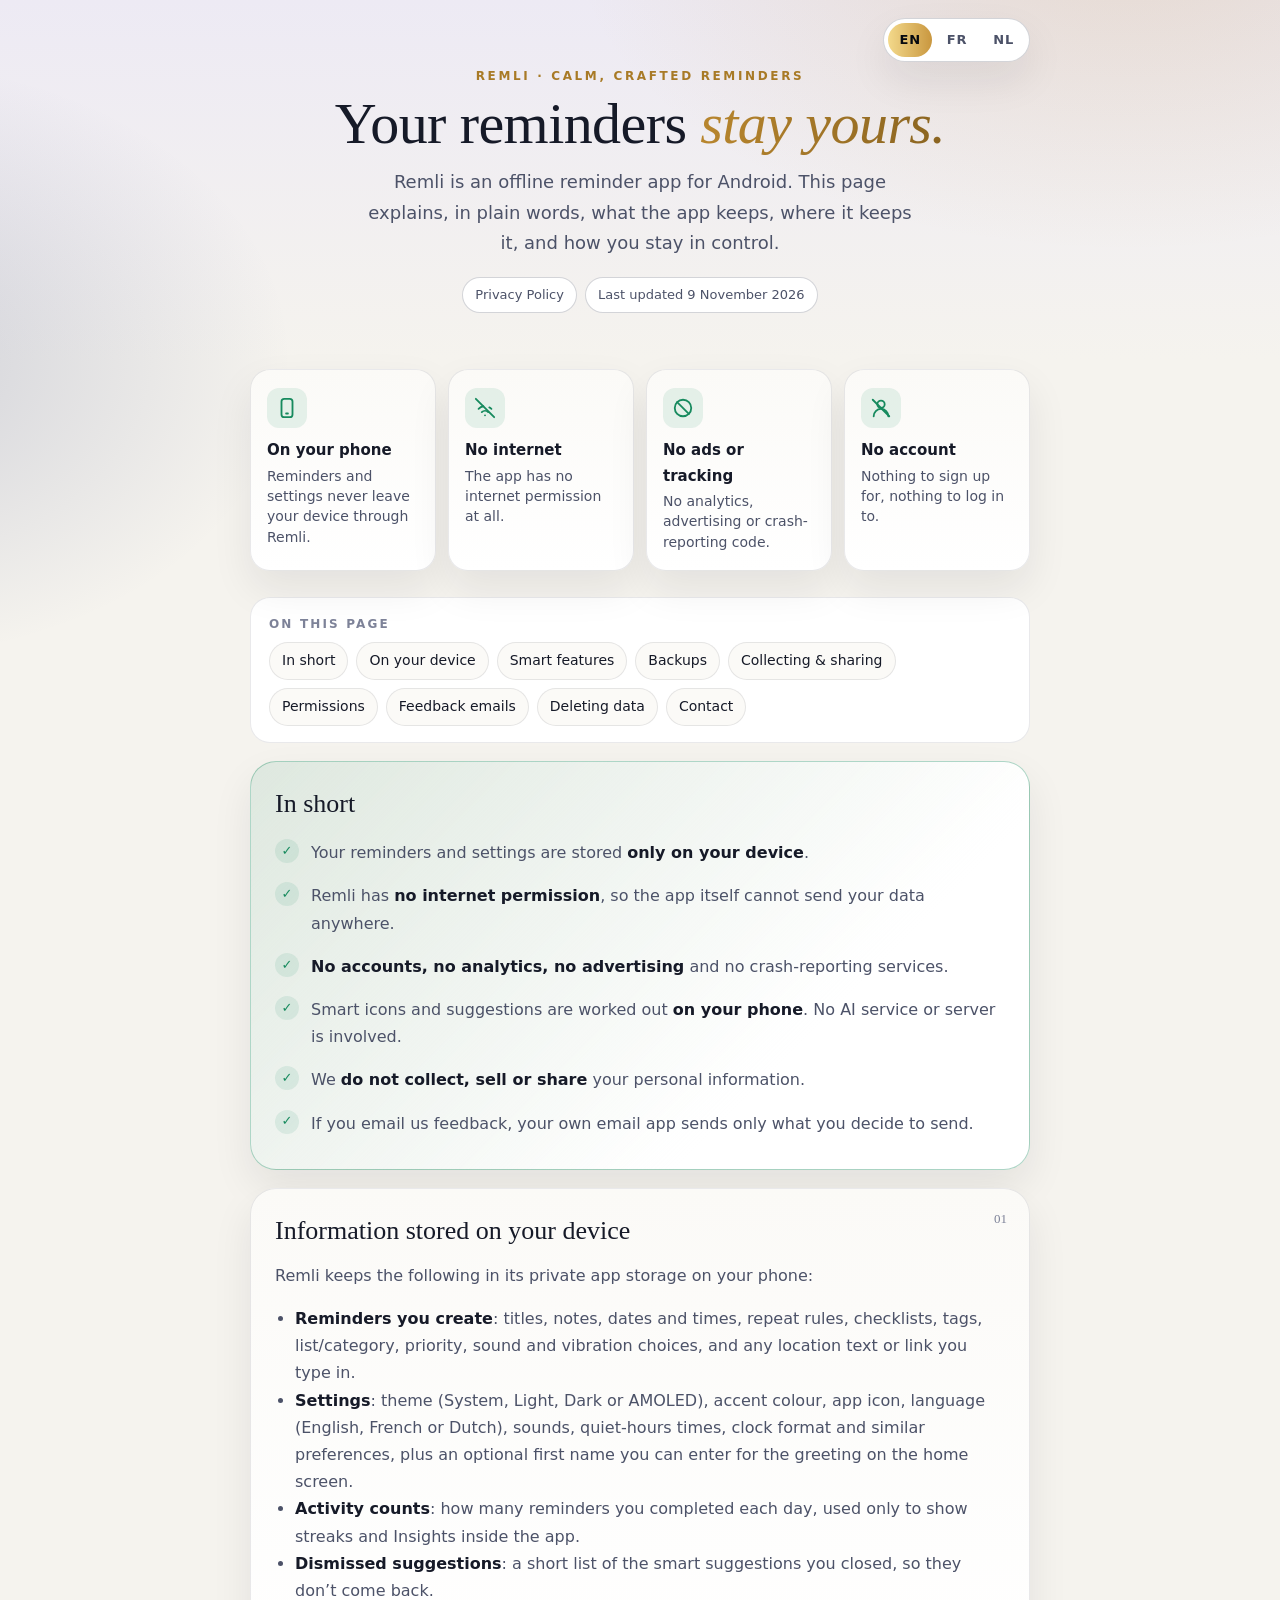
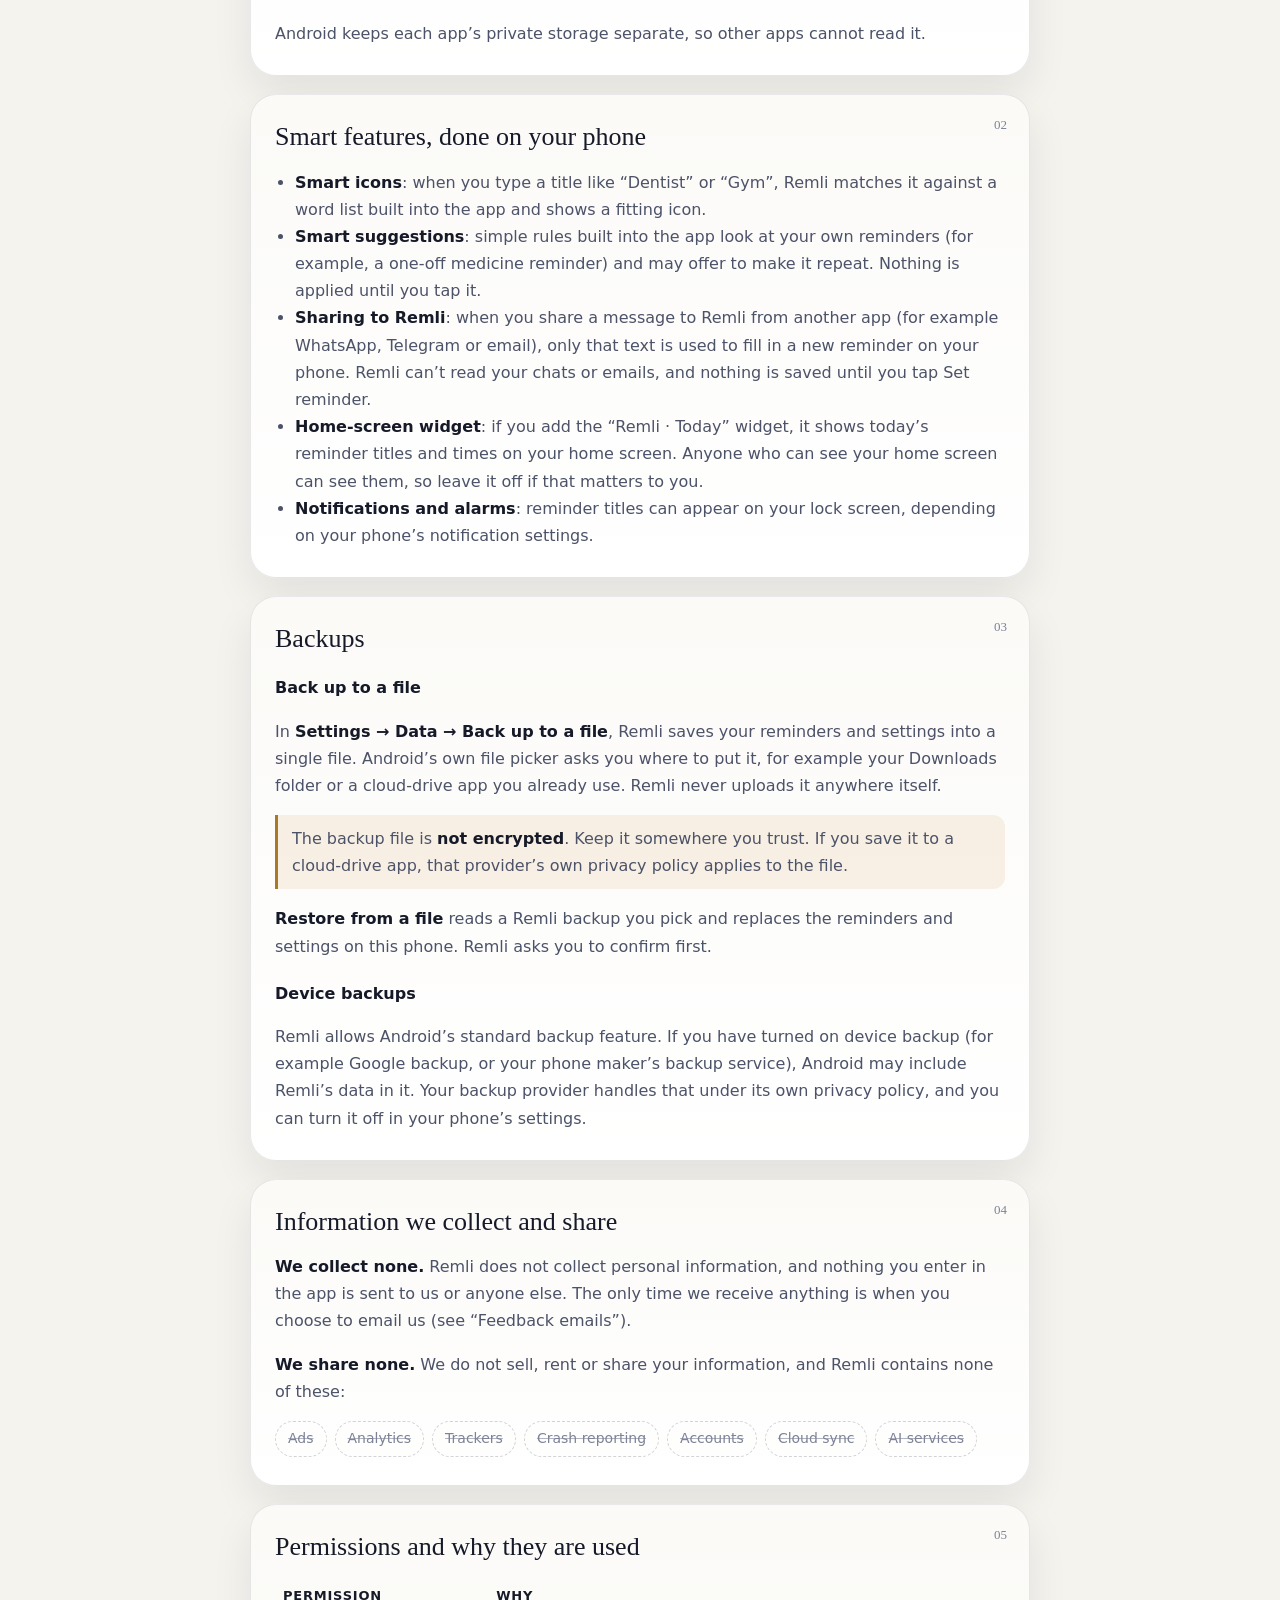
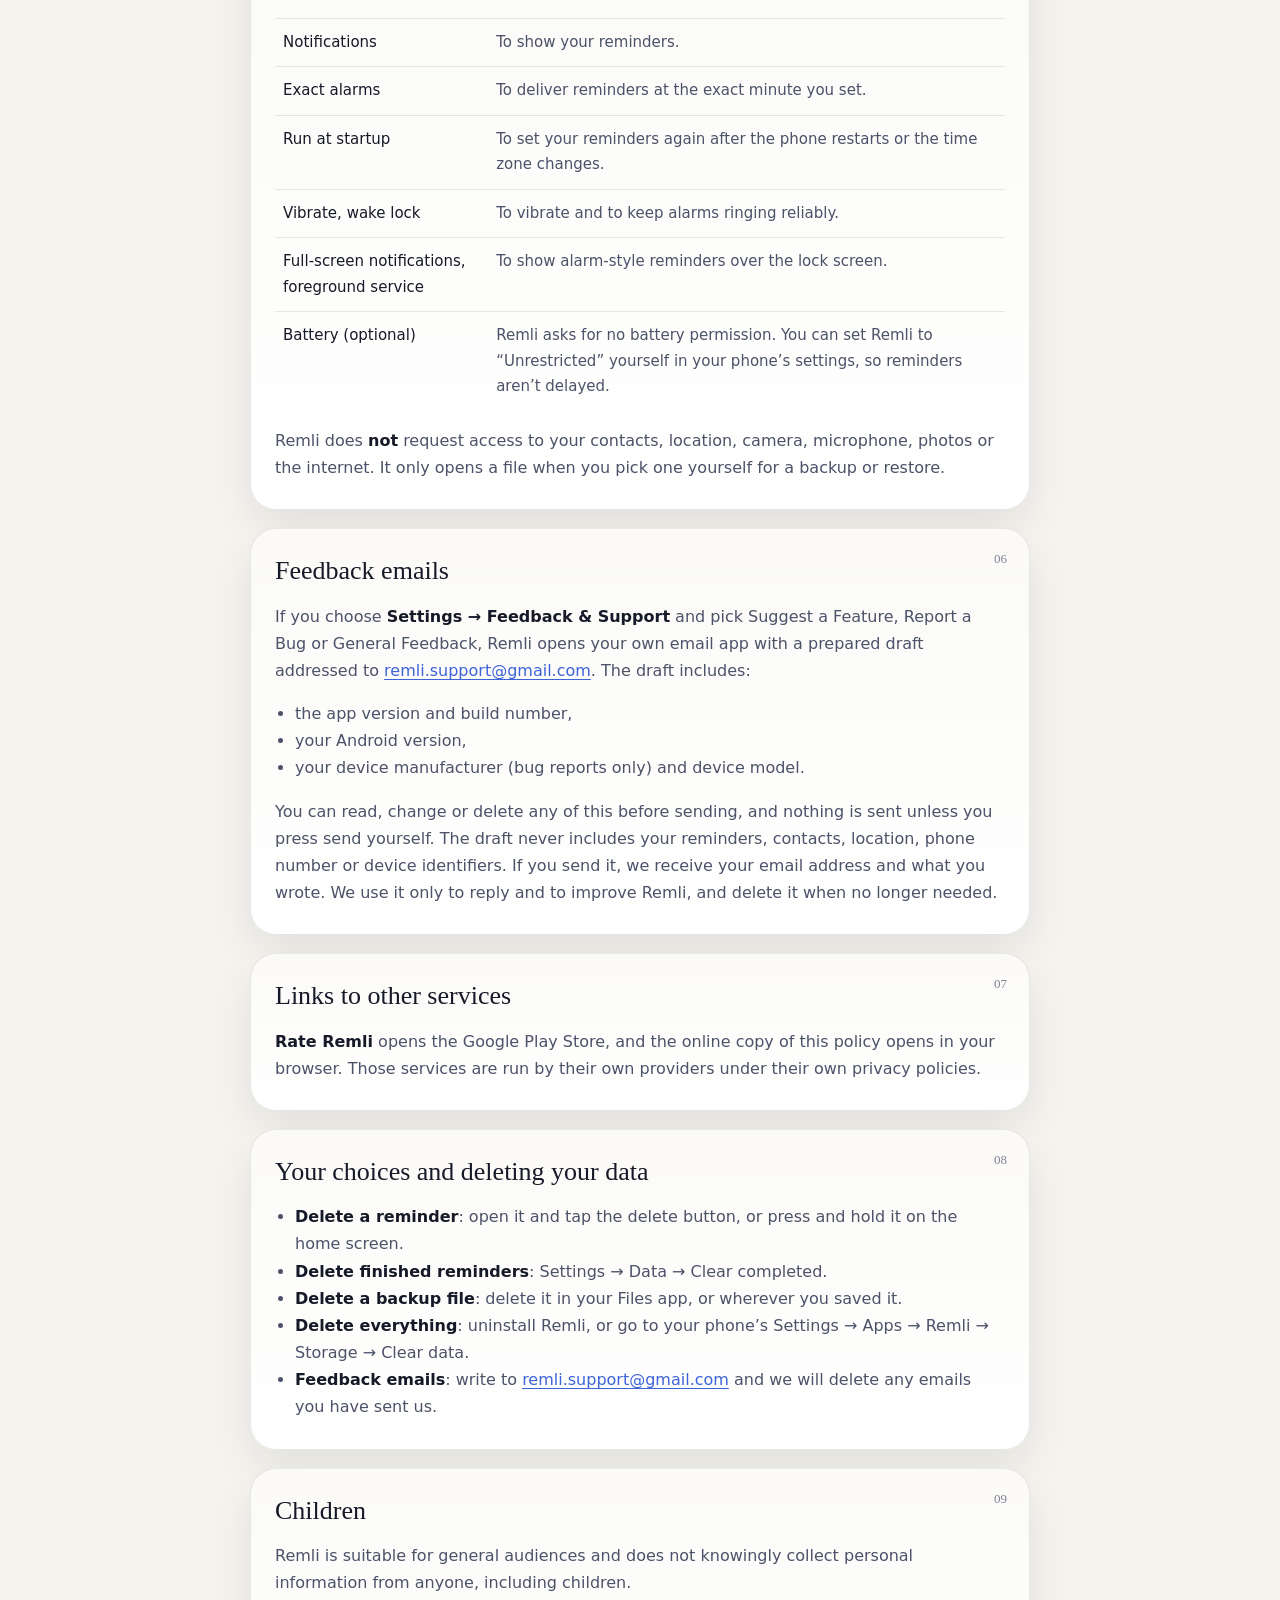
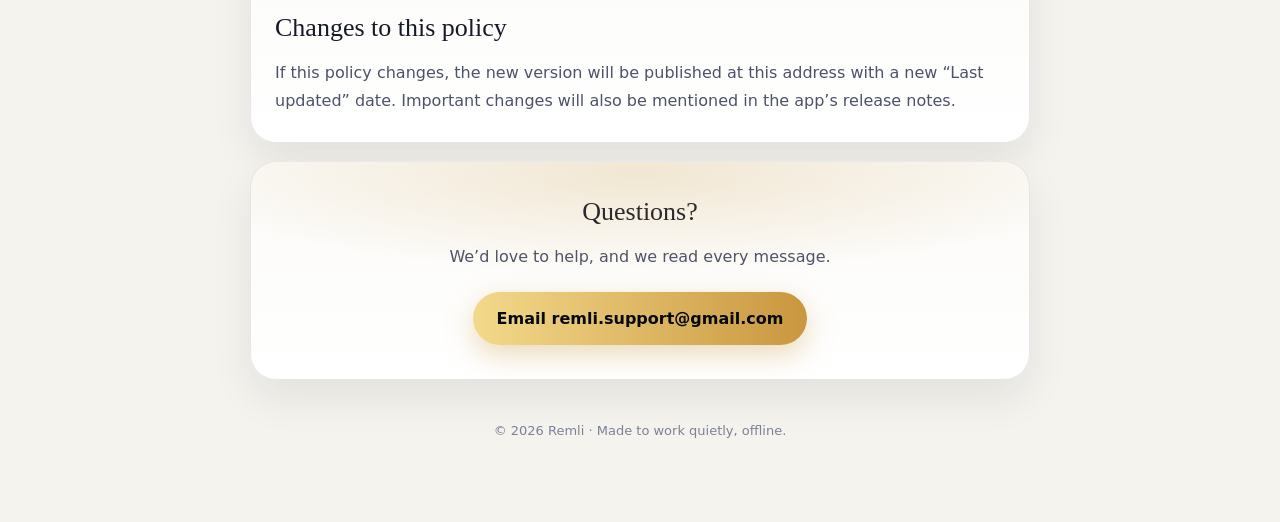
<file: index.html>
<!doctype html>
<html lang="en">
<head>
<meta charset="utf-8">
<meta name="viewport" content="width=device-width, initial-scale=1">
<title>Remli Privacy Policy</title>
<meta name="description" content="How Remli, the offline reminder app for Android, handles your information. Short version: it stays on your phone.">
<meta name="robots" content="index, follow">
<meta name="theme-color" content="#07090f" media="(prefers-color-scheme: dark)">
<meta name="theme-color" content="#f5f3ee" media="(prefers-color-scheme: light)">
<meta property="og:title" content="Remli Privacy Policy">
<meta property="og:description" content="Your reminders stay on your phone. No accounts, no ads, no tracking, no internet permission.">
<meta property="og:type" content="website">
<link rel="alternate" hreflang="en" href="https://remli-app.github.io/privacy/">
<link rel="alternate" hreflang="fr" href="https://remli-app.github.io/privacy/fr/">
<link rel="alternate" hreflang="nl" href="https://remli-app.github.io/privacy/nl/">
<link rel="alternate" hreflang="x-default" href="https://remli-app.github.io/privacy/">
<link rel="icon" type="image/png" href="favicon.png">
<link rel="apple-touch-icon" href="apple-touch-icon.png">
<link rel="stylesheet" href="style.css">
<script>
  // French or Dutch browsers go straight to their language, unless the visitor already picked one.
  (function () {
    try { if (localStorage.getItem('remli-lang') || /[?&]lang=en/.test(location.search)) return; } catch (e) { return; }
    var l = (navigator.language || '').slice(0, 2).toLowerCase();
    if (l === 'fr' || l === 'nl') location.replace(l + '/');
  })();
</script>
</head>
<body>
<div class="sky" aria-hidden="true"></div>
<main>
  <nav class="langs" aria-label="Language">
    <a href="./" hreflang="en" lang="en" aria-current="page">EN</a>
    <a href="fr/" hreflang="fr" lang="fr">FR</a>
    <a href="nl/" hreflang="nl" lang="nl">NL</a>
  </nav>
  <header class="hero">
    <p class="over">Remli · Calm, crafted reminders</p>
    <h1>Your reminders <em>stay yours.</em></h1>
    <p class="lede">Remli is an offline reminder app for Android. This page explains, in plain words, what the app keeps, where it keeps it, and how you stay in control.</p>
    <div class="meta"><span class="pill">Privacy Policy</span><span class="pill">Last updated 9 November 2026</span></div>
  </header>

  <div class="glance reveal" role="list">
    <div class="tile" role="listitem"><div class="ic"><svg viewBox="0 0 24 24" fill="none" stroke="currentColor" stroke-width="2" stroke-linecap="round" stroke-linejoin="round"><rect x="6" y="2" width="12" height="20" rx="3"/><path d="M11 18h2"/></svg></div><b>On your phone</b><span>Reminders and settings never leave your device through Remli.</span></div>
    <div class="tile" role="listitem"><div class="ic"><svg viewBox="0 0 24 24" fill="none" stroke="currentColor" stroke-width="2" stroke-linecap="round" stroke-linejoin="round"><path d="M2 2l20 20"/><path d="M8.5 16.5a5 5 0 0 1 7 0"/><path d="M5 12.9a10 10 0 0 1 5.2-2.8"/><path d="M19 12.9a10 10 0 0 0-2.3-1.6"/><path d="M12 20h.01"/></svg></div><b>No internet</b><span>The app has no internet permission at all.</span></div>
    <div class="tile" role="listitem"><div class="ic"><svg viewBox="0 0 24 24" fill="none" stroke="currentColor" stroke-width="2" stroke-linecap="round" stroke-linejoin="round"><circle cx="12" cy="12" r="9"/><path d="M5.6 5.6l12.8 12.8"/></svg></div><b>No ads or tracking</b><span>No analytics, advertising or crash-reporting code.</span></div>
    <div class="tile" role="listitem"><div class="ic"><svg viewBox="0 0 24 24" fill="none" stroke="currentColor" stroke-width="2" stroke-linecap="round" stroke-linejoin="round"><circle cx="12" cy="8" r="4"/><path d="M4 21a8 8 0 0 1 16 0"/><path d="M3 3l18 18"/></svg></div><b>No account</b><span>Nothing to sign up for, nothing to log in to.</span></div>
  </div>

  <nav class="toc reveal" aria-label="Contents">
    <p>On this page</p>
    <ol>
      <li><a href="#summary">In short</a></li>
      <li><a href="#stored">On your device</a></li>
      <li><a href="#features">Smart features</a></li>
      <li><a href="#backups">Backups</a></li>
      <li><a href="#collect">Collecting &amp; sharing</a></li>
      <li><a href="#perms">Permissions</a></li>
      <li><a href="#feedback">Feedback emails</a></li>
      <li><a href="#choices">Deleting data</a></li>
      <li><a href="#contact">Contact</a></li>
    </ol>
  </nav>

  <section class="card summary reveal" aria-labelledby="summary">
    <h2 id="summary">In short</h2>
    <ul class="checks">
      <li>Your reminders and settings are stored <strong>only on your device</strong>.</li>
      <li>Remli has <strong>no internet permission</strong>, so the app itself cannot send your data anywhere.</li>
      <li><strong>No accounts, no analytics, no advertising</strong> and no crash-reporting services.</li>
      <li>Smart icons and suggestions are worked out <strong>on your phone</strong>. No AI service or server is involved.</li>
      <li>We <strong>do not collect, sell or share</strong> your personal information.</li>
      <li>If you email us feedback, your own email app sends only what you decide to send.</li>
    </ul>
  </section>

  <section class="card reveal" aria-labelledby="stored">
    <span class="num">01</span>
    <h2 id="stored">Information stored on your device</h2>
    <p>Remli keeps the following in its private app storage on your phone:</p>
    <ul>
      <li><strong>Reminders you create</strong>: titles, notes, dates and times, repeat rules, checklists, tags, list/category, priority, sound and vibration choices, and any location text or link you type in.</li>
      <li><strong>Settings</strong>: theme (System, Light, Dark or AMOLED), accent colour, app icon, language (English, French or Dutch), sounds, quiet-hours times, clock format and similar preferences, plus an optional first name you can enter for the greeting on the home screen.</li>
      <li><strong>Activity counts</strong>: how many reminders you completed each day, used only to show streaks and Insights inside the app.</li>
      <li><strong>Dismissed suggestions</strong>: a short list of the smart suggestions you closed, so they don’t come back.</li>
    </ul>
    <p>Android keeps each app’s private storage separate, so other apps cannot read it.</p>
  </section>

  <section class="card reveal" aria-labelledby="features">
    <span class="num">02</span>
    <h2 id="features">Smart features, done on your phone</h2>
    <ul>
      <li><strong>Smart icons</strong>: when you type a title like “Dentist” or “Gym”, Remli matches it against a word list built into the app and shows a fitting icon.</li>
      <li><strong>Smart suggestions</strong>: simple rules built into the app look at your own reminders (for example, a one-off medicine reminder) and may offer to make it repeat. Nothing is applied until you tap it.</li>
      <li><strong>Sharing to Remli</strong>: when you share a message to Remli from another app (for example WhatsApp, Telegram or email), only that text is used to fill in a new reminder on your phone. Remli can’t read your chats or emails, and nothing is saved until you tap Set reminder.</li>
      <li><strong>Home-screen widget</strong>: if you add the “Remli · Today” widget, it shows today’s reminder titles and times on your home screen. Anyone who can see your home screen can see them, so leave it off if that matters to you.</li>
      <li><strong>Notifications and alarms</strong>: reminder titles can appear on your lock screen, depending on your phone’s notification settings.</li>
    </ul>
  </section>

  <section class="card reveal" aria-labelledby="backups">
    <span class="num">03</span>
    <h2 id="backups">Backups</h2>
    <h3>Back up to a file</h3>
    <p>In <strong>Settings → Data → Back up to a file</strong>, Remli saves your reminders and settings into a single file. Android’s own file picker asks you where to put it, for example your Downloads folder or a cloud-drive app you already use. Remli never uploads it anywhere itself.</p>
    <div class="note"><p>The backup file is <strong>not encrypted</strong>. Keep it somewhere you trust. If you save it to a cloud-drive app, that provider’s own privacy policy applies to the file.</p></div>
    <p><strong>Restore from a file</strong> reads a Remli backup you pick and replaces the reminders and settings on this phone. Remli asks you to confirm first.</p>
    <h3>Device backups</h3>
    <p>Remli allows Android’s standard backup feature. If you have turned on device backup (for example Google backup, or your phone maker’s backup service), Android may include Remli’s data in it. Your backup provider handles that under its own privacy policy, and you can turn it off in your phone’s settings.</p>
  </section>

  <section class="card reveal" aria-labelledby="collect">
    <span class="num">04</span>
    <h2 id="collect">Information we collect and share</h2>
    <p><strong>We collect none.</strong> Remli does not collect personal information, and nothing you enter in the app is sent to us or anyone else. The only time we receive anything is when you choose to email us (see “Feedback emails”).</p>
    <p><strong>We share none.</strong> We do not sell, rent or share your information, and Remli contains none of these:</p>
    <ul class="no" aria-label="Not included in Remli">
      <li>Ads</li><li>Analytics</li><li>Trackers</li><li>Crash reporting</li><li>Accounts</li><li>Cloud sync</li><li>AI services</li>
    </ul>
  </section>

  <section class="card reveal" aria-labelledby="perms">
    <span class="num">05</span>
    <h2 id="perms">Permissions and why they are used</h2>
    <table>
      <thead><tr><th scope="col">Permission</th><th scope="col">Why</th></tr></thead>
      <tbody>
        <tr><td>Notifications</td><td>To show your reminders.</td></tr>
        <tr><td>Exact alarms</td><td>To deliver reminders at the exact minute you set.</td></tr>
        <tr><td>Run at startup</td><td>To set your reminders again after the phone restarts or the time zone changes.</td></tr>
        <tr><td>Vibrate, wake lock</td><td>To vibrate and to keep alarms ringing reliably.</td></tr>
        <tr><td>Full-screen notifications, foreground service</td><td>To show alarm-style reminders over the lock screen.</td></tr>
        <tr><td>Battery (optional)</td><td>Remli asks for no battery permission. You can set Remli to “Unrestricted” yourself in your phone’s settings, so reminders aren’t delayed.</td></tr>
      </tbody>
    </table>
    <p>Remli does <strong>not</strong> request access to your contacts, location, camera, microphone, photos or the internet. It only opens a file when you pick one yourself for a backup or restore.</p>
  </section>

  <section class="card reveal" aria-labelledby="feedback">
    <span class="num">06</span>
    <h2 id="feedback">Feedback emails</h2>
    <p>If you choose <strong>Settings → Feedback &amp; Support</strong> and pick Suggest a Feature, Report a Bug or General Feedback, Remli opens your own email app with a prepared draft addressed to <a href="mailto:remli.support@gmail.com">remli.support@gmail.com</a>. The draft includes:</p>
    <ul>
      <li>the app version and build number,</li>
      <li>your Android version,</li>
      <li>your device manufacturer (bug reports only) and device model.</li>
    </ul>
    <p>You can read, change or delete any of this before sending, and nothing is sent unless you press send yourself. The draft never includes your reminders, contacts, location, phone number or device identifiers. If you send it, we receive your email address and what you wrote. We use it only to reply and to improve Remli, and delete it when no longer needed.</p>
  </section>

  <section class="card reveal" aria-labelledby="links">
    <span class="num">07</span>
    <h2 id="links">Links to other services</h2>
    <p><strong>Rate Remli</strong> opens the Google Play Store, and the online copy of this policy opens in your browser. Those services are run by their own providers under their own privacy policies.</p>
  </section>

  <section class="card reveal" id="delete" aria-labelledby="choices">
    <span class="num">08</span>
    <h2 id="choices">Your choices and deleting your data</h2>
    <ul>
      <li><strong>Delete a reminder</strong>: open it and tap the delete button, or press and hold it on the home screen.</li>
      <li><strong>Delete finished reminders</strong>: Settings → Data → Clear completed.</li>
      <li><strong>Delete a backup file</strong>: delete it in your Files app, or wherever you saved it.</li>
      <li><strong>Delete everything</strong>: uninstall Remli, or go to your phone’s Settings → Apps → Remli → Storage → Clear data.</li>
      <li><strong>Feedback emails</strong>: write to <a href="mailto:remli.support@gmail.com">remli.support@gmail.com</a> and we will delete any emails you have sent us.</li>
    </ul>
  </section>

  <section class="card reveal" aria-labelledby="children">
    <span class="num">09</span>
    <h2 id="children">Children</h2>
    <p>Remli is suitable for general audiences and does not knowingly collect personal information from anyone, including children.</p>
    <h2 id="changes">Changes to this policy</h2>
    <p>If this policy changes, the new version will be published at this address with a new “Last updated” date. Important changes will also be mentioned in the app’s release notes.</p>
  </section>

  <section class="card contact reveal" aria-labelledby="contact">
    <h2 id="contact" style="margin-right:0">Questions?</h2>
    <p>We’d love to help, and we read every message.</p>
    <a class="btn" href="mailto:remli.support@gmail.com?subject=Remli%20-%20Privacy%20question">Email remli.support@gmail.com</a>
  </section>

  <footer>© 2026 Remli · Made to work quietly, offline.</footer>
</main>
<a class="top" href="#" aria-label="Back to top">↑</a>
<script src="site.js"></script>
</body>
</html>
</file>
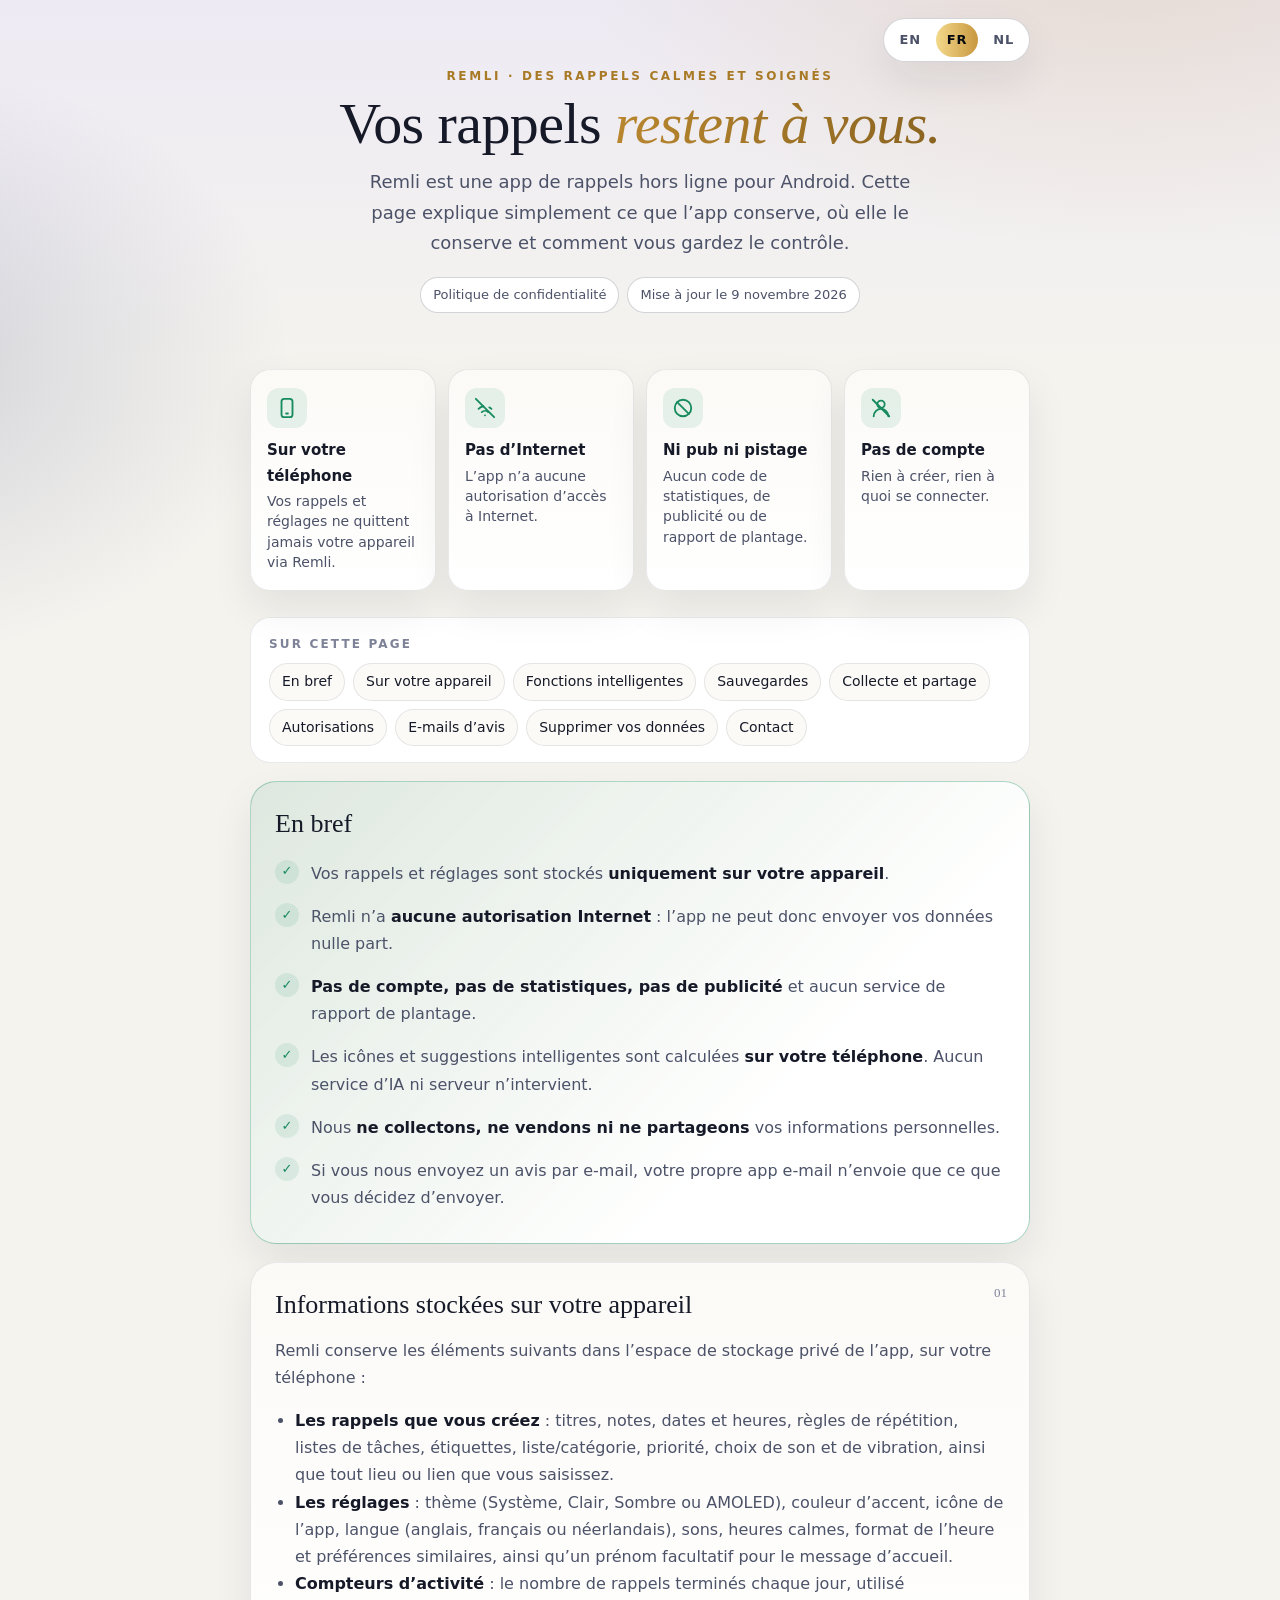
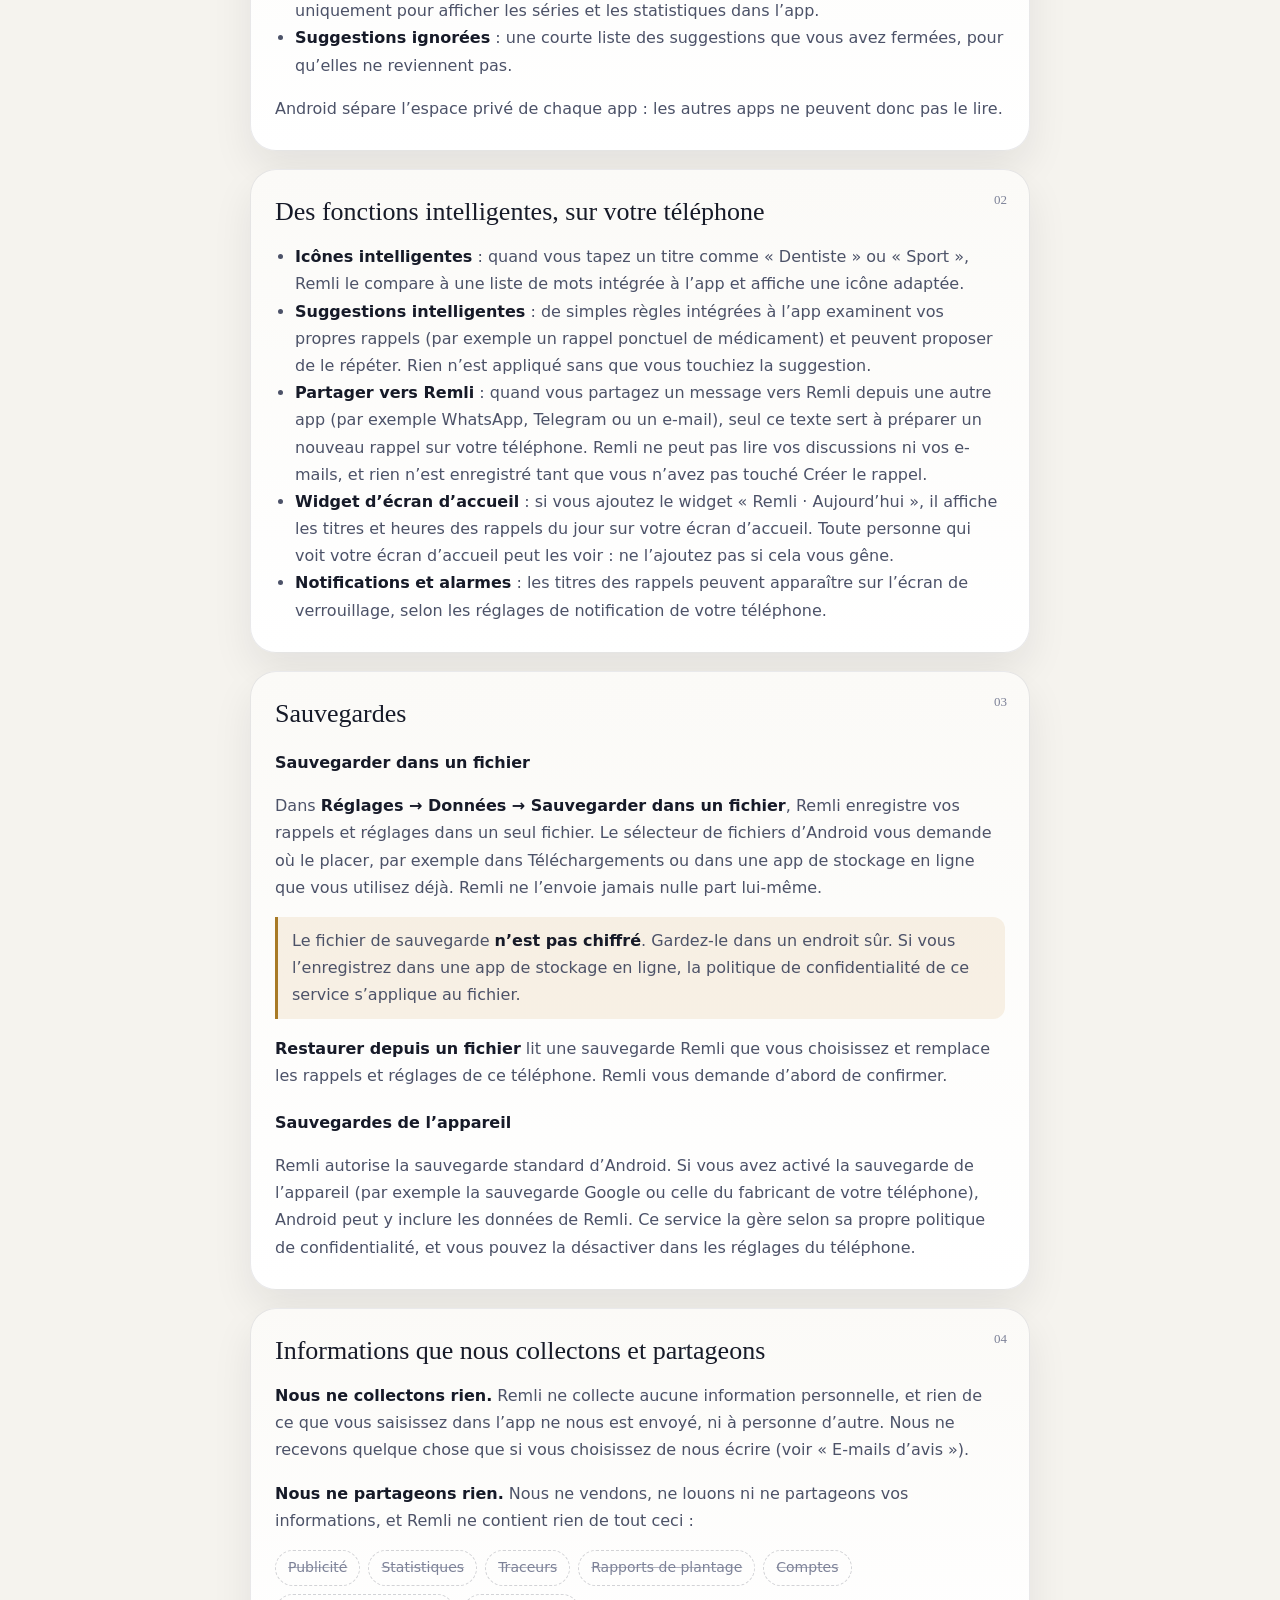
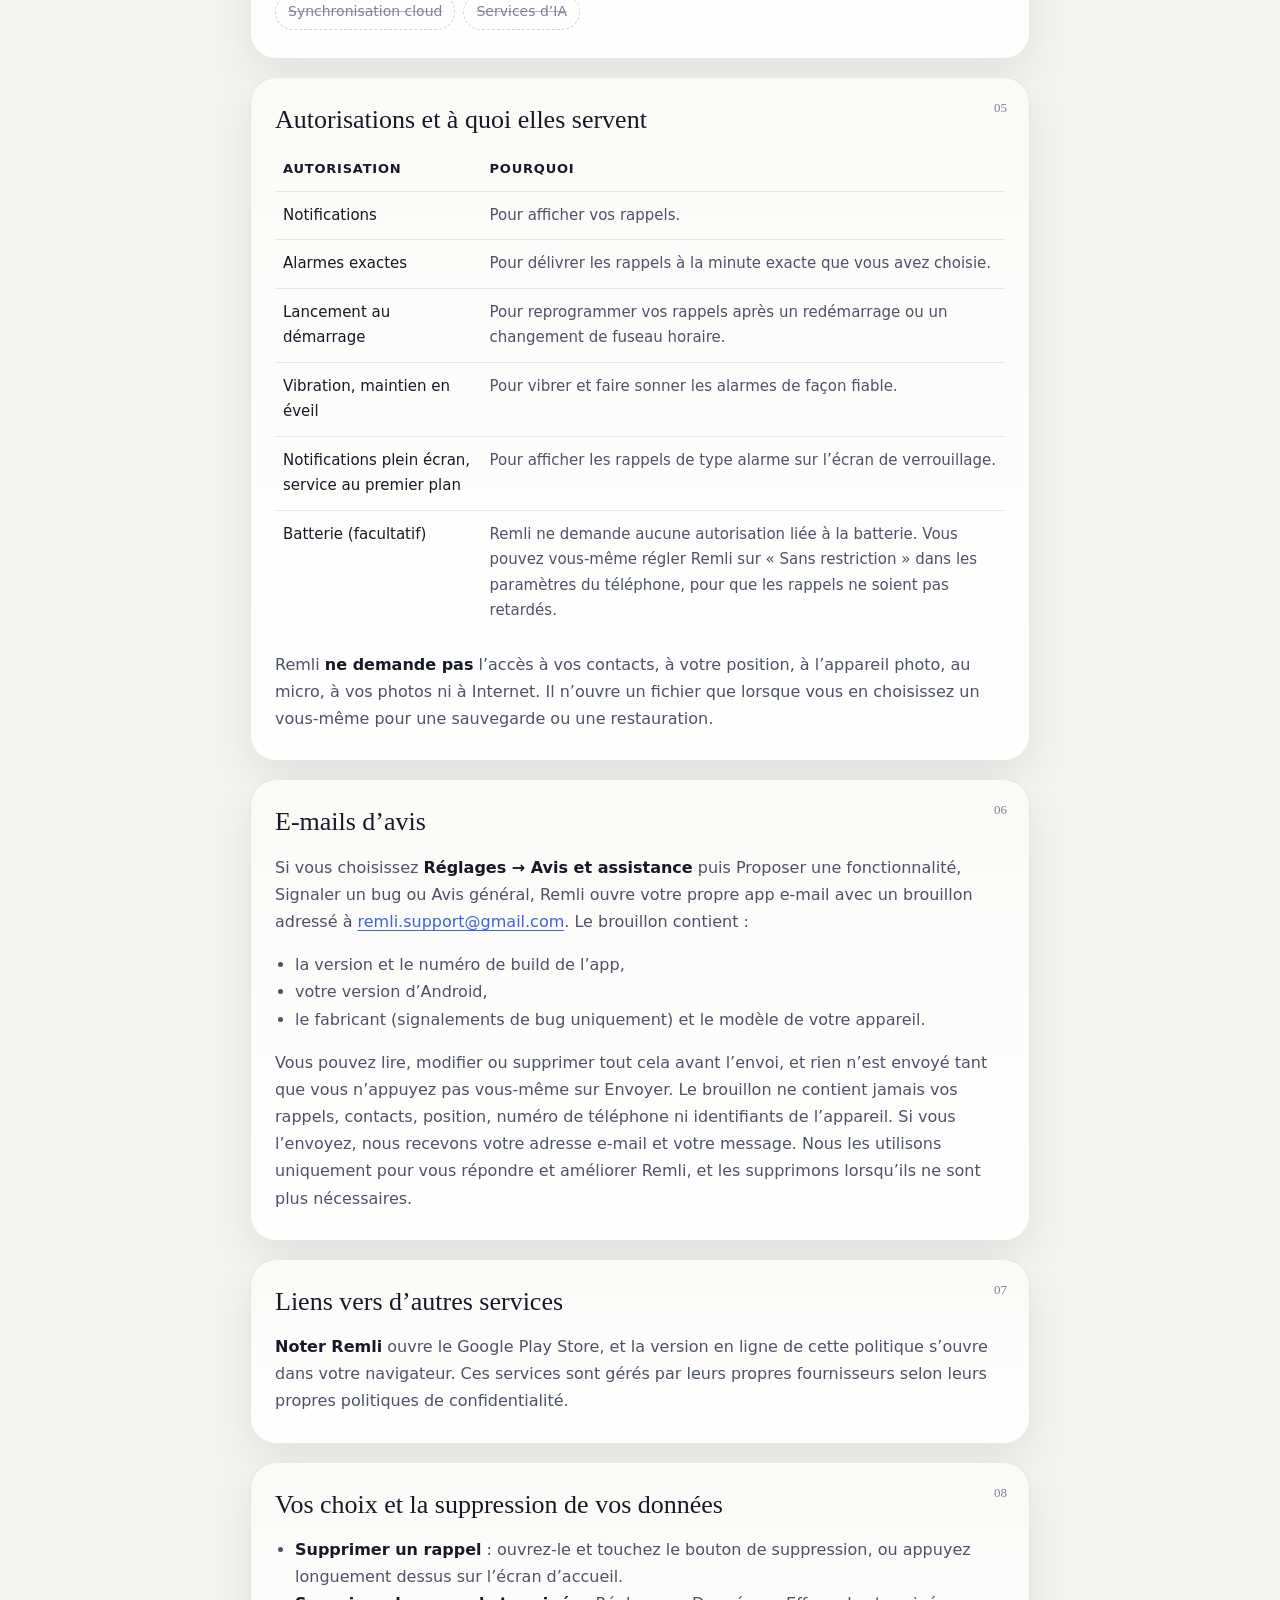
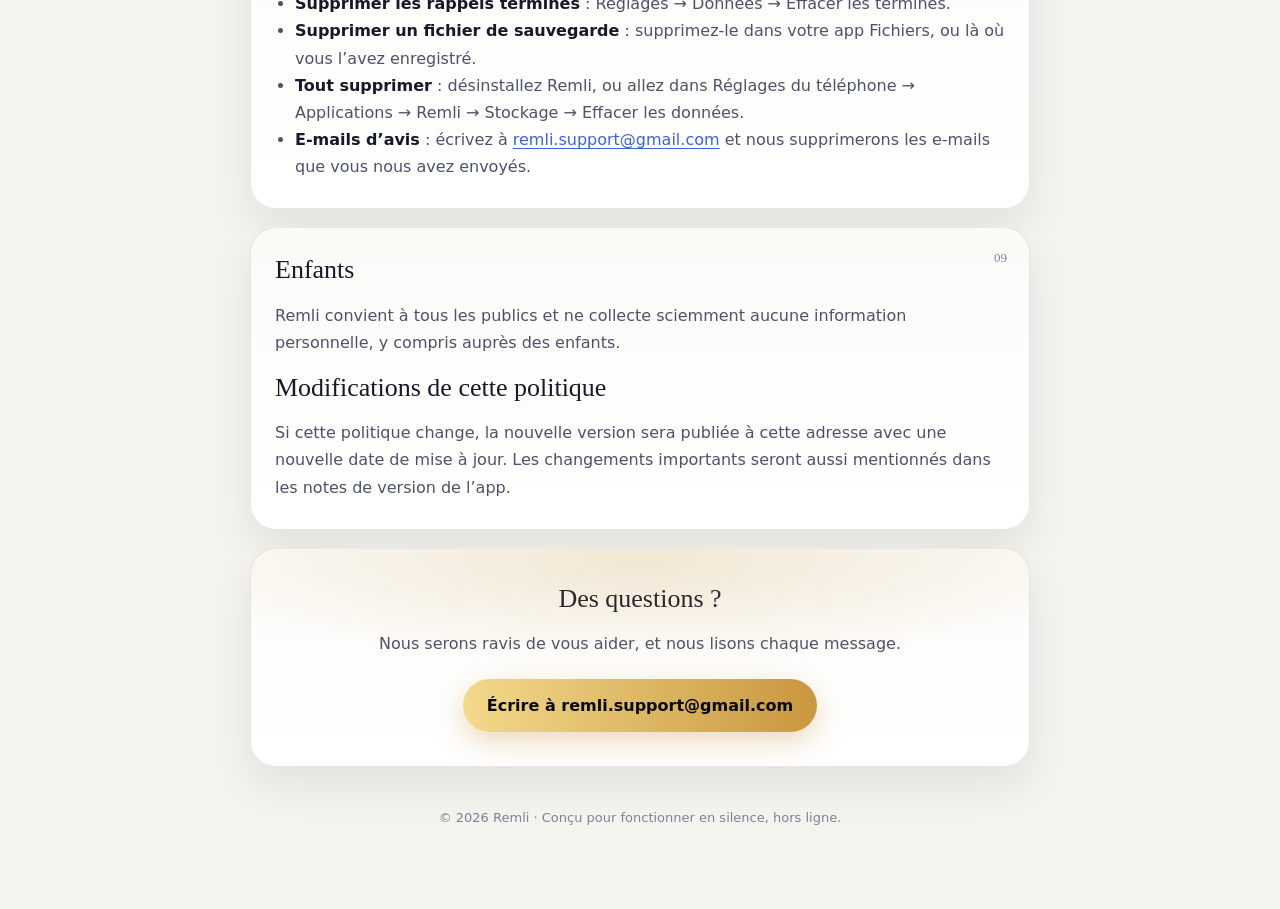
<file: fr/index.html>
<!doctype html>
<html lang="fr">
<head>
<meta charset="utf-8">
<meta name="viewport" content="width=device-width, initial-scale=1">
<title>Remli – Politique de confidentialité</title>
<meta name="description" content="Comment Remli, l’app de rappels hors ligne pour Android, traite vos informations. En bref : tout reste sur votre téléphone.">
<meta name="robots" content="index, follow">
<meta name="theme-color" content="#07090f" media="(prefers-color-scheme: dark)">
<meta name="theme-color" content="#f5f3ee" media="(prefers-color-scheme: light)">
<meta property="og:title" content="Remli – Politique de confidentialité">
<meta property="og:description" content="Vos rappels restent sur votre téléphone. Pas de compte, pas de publicité, pas de pistage, pas d’accès à Internet.">
<meta property="og:type" content="website">
<link rel="alternate" hreflang="en" href="https://remli-app.github.io/privacy/">
<link rel="alternate" hreflang="fr" href="https://remli-app.github.io/privacy/fr/">
<link rel="alternate" hreflang="nl" href="https://remli-app.github.io/privacy/nl/">
<link rel="alternate" hreflang="x-default" href="https://remli-app.github.io/privacy/">
<link rel="icon" type="image/png" href="../favicon.png">
<link rel="apple-touch-icon" href="../apple-touch-icon.png">
<link rel="stylesheet" href="../style.css">
</head>
<body>
<div class="sky" aria-hidden="true"></div>
<main>
  <nav class="langs" aria-label="Langue">
    <a href="../?lang=en" hreflang="en" lang="en">EN</a>
    <a href="./" hreflang="fr" lang="fr" aria-current="page">FR</a>
    <a href="../nl/" hreflang="nl" lang="nl">NL</a>
  </nav>
  <header class="hero">
    <p class="over">Remli · Des rappels calmes et soignés</p>
    <h1>Vos rappels <em>restent à vous.</em></h1>
    <p class="lede">Remli est une app de rappels hors ligne pour Android. Cette page explique simplement ce que l’app conserve, où elle le conserve et comment vous gardez le contrôle.</p>
    <div class="meta"><span class="pill">Politique de confidentialité</span><span class="pill">Mise à jour le 9 novembre 2026</span></div>
  </header>

  <div class="glance reveal" role="list">
    <div class="tile" role="listitem"><div class="ic"><svg viewBox="0 0 24 24" fill="none" stroke="currentColor" stroke-width="2" stroke-linecap="round" stroke-linejoin="round"><rect x="6" y="2" width="12" height="20" rx="3"/><path d="M11 18h2"/></svg></div><b>Sur votre téléphone</b><span>Vos rappels et réglages ne quittent jamais votre appareil via Remli.</span></div>
    <div class="tile" role="listitem"><div class="ic"><svg viewBox="0 0 24 24" fill="none" stroke="currentColor" stroke-width="2" stroke-linecap="round" stroke-linejoin="round"><path d="M2 2l20 20"/><path d="M8.5 16.5a5 5 0 0 1 7 0"/><path d="M5 12.9a10 10 0 0 1 5.2-2.8"/><path d="M19 12.9a10 10 0 0 0-2.3-1.6"/><path d="M12 20h.01"/></svg></div><b>Pas d’Internet</b><span>L’app n’a aucune autorisation d’accès à Internet.</span></div>
    <div class="tile" role="listitem"><div class="ic"><svg viewBox="0 0 24 24" fill="none" stroke="currentColor" stroke-width="2" stroke-linecap="round" stroke-linejoin="round"><circle cx="12" cy="12" r="9"/><path d="M5.6 5.6l12.8 12.8"/></svg></div><b>Ni pub ni pistage</b><span>Aucun code de statistiques, de publicité ou de rapport de plantage.</span></div>
    <div class="tile" role="listitem"><div class="ic"><svg viewBox="0 0 24 24" fill="none" stroke="currentColor" stroke-width="2" stroke-linecap="round" stroke-linejoin="round"><circle cx="12" cy="8" r="4"/><path d="M4 21a8 8 0 0 1 16 0"/><path d="M3 3l18 18"/></svg></div><b>Pas de compte</b><span>Rien à créer, rien à quoi se connecter.</span></div>
  </div>

  <nav class="toc reveal" aria-label="Sommaire">
    <p>Sur cette page</p>
    <ol>
      <li><a href="#summary">En bref</a></li>
      <li><a href="#stored">Sur votre appareil</a></li>
      <li><a href="#features">Fonctions intelligentes</a></li>
      <li><a href="#backups">Sauvegardes</a></li>
      <li><a href="#collect">Collecte et partage</a></li>
      <li><a href="#perms">Autorisations</a></li>
      <li><a href="#feedback">E-mails d’avis</a></li>
      <li><a href="#choices">Supprimer vos données</a></li>
      <li><a href="#contact">Contact</a></li>
    </ol>
  </nav>

  <section class="card summary reveal" aria-labelledby="summary">
    <h2 id="summary">En bref</h2>
    <ul class="checks">
      <li>Vos rappels et réglages sont stockés <strong>uniquement sur votre appareil</strong>.</li>
      <li>Remli n’a <strong>aucune autorisation Internet</strong> : l’app ne peut donc envoyer vos données nulle part.</li>
      <li><strong>Pas de compte, pas de statistiques, pas de publicité</strong> et aucun service de rapport de plantage.</li>
      <li>Les icônes et suggestions intelligentes sont calculées <strong>sur votre téléphone</strong>. Aucun service d’IA ni serveur n’intervient.</li>
      <li>Nous <strong>ne collectons, ne vendons ni ne partageons</strong> vos informations personnelles.</li>
      <li>Si vous nous envoyez un avis par e-mail, votre propre app e-mail n’envoie que ce que vous décidez d’envoyer.</li>
    </ul>
  </section>

  <section class="card reveal" aria-labelledby="stored">
    <span class="num">01</span>
    <h2 id="stored">Informations stockées sur votre appareil</h2>
    <p>Remli conserve les éléments suivants dans l’espace de stockage privé de l’app, sur votre téléphone :</p>
    <ul>
      <li><strong>Les rappels que vous créez</strong> : titres, notes, dates et heures, règles de répétition, listes de tâches, étiquettes, liste/catégorie, priorité, choix de son et de vibration, ainsi que tout lieu ou lien que vous saisissez.</li>
      <li><strong>Les réglages</strong> : thème (Système, Clair, Sombre ou AMOLED), couleur d’accent, icône de l’app, langue (anglais, français ou néerlandais), sons, heures calmes, format de l’heure et préférences similaires, ainsi qu’un prénom facultatif pour le message d’accueil.</li>
      <li><strong>Compteurs d’activité</strong> : le nombre de rappels terminés chaque jour, utilisé uniquement pour afficher les séries et les statistiques dans l’app.</li>
      <li><strong>Suggestions ignorées</strong> : une courte liste des suggestions que vous avez fermées, pour qu’elles ne reviennent pas.</li>
    </ul>
    <p>Android sépare l’espace privé de chaque app : les autres apps ne peuvent donc pas le lire.</p>
  </section>

  <section class="card reveal" aria-labelledby="features">
    <span class="num">02</span>
    <h2 id="features">Des fonctions intelligentes, sur votre téléphone</h2>
    <ul>
      <li><strong>Icônes intelligentes</strong> : quand vous tapez un titre comme « Dentiste » ou « Sport », Remli le compare à une liste de mots intégrée à l’app et affiche une icône adaptée.</li>
      <li><strong>Suggestions intelligentes</strong> : de simples règles intégrées à l’app examinent vos propres rappels (par exemple un rappel ponctuel de médicament) et peuvent proposer de le répéter. Rien n’est appliqué sans que vous touchiez la suggestion.</li>
      <li><strong>Partager vers Remli</strong> : quand vous partagez un message vers Remli depuis une autre app (par exemple WhatsApp, Telegram ou un e-mail), seul ce texte sert à préparer un nouveau rappel sur votre téléphone. Remli ne peut pas lire vos discussions ni vos e-mails, et rien n’est enregistré tant que vous n’avez pas touché Créer le rappel.</li>
      <li><strong>Widget d’écran d’accueil</strong> : si vous ajoutez le widget « Remli · Aujourd’hui », il affiche les titres et heures des rappels du jour sur votre écran d’accueil. Toute personne qui voit votre écran d’accueil peut les voir : ne l’ajoutez pas si cela vous gêne.</li>
      <li><strong>Notifications et alarmes</strong> : les titres des rappels peuvent apparaître sur l’écran de verrouillage, selon les réglages de notification de votre téléphone.</li>
    </ul>
  </section>

  <section class="card reveal" aria-labelledby="backups">
    <span class="num">03</span>
    <h2 id="backups">Sauvegardes</h2>
    <h3>Sauvegarder dans un fichier</h3>
    <p>Dans <strong>Réglages → Données → Sauvegarder dans un fichier</strong>, Remli enregistre vos rappels et réglages dans un seul fichier. Le sélecteur de fichiers d’Android vous demande où le placer, par exemple dans Téléchargements ou dans une app de stockage en ligne que vous utilisez déjà. Remli ne l’envoie jamais nulle part lui-même.</p>
    <div class="note"><p>Le fichier de sauvegarde <strong>n’est pas chiffré</strong>. Gardez-le dans un endroit sûr. Si vous l’enregistrez dans une app de stockage en ligne, la politique de confidentialité de ce service s’applique au fichier.</p></div>
    <p><strong>Restaurer depuis un fichier</strong> lit une sauvegarde Remli que vous choisissez et remplace les rappels et réglages de ce téléphone. Remli vous demande d’abord de confirmer.</p>
    <h3>Sauvegardes de l’appareil</h3>
    <p>Remli autorise la sauvegarde standard d’Android. Si vous avez activé la sauvegarde de l’appareil (par exemple la sauvegarde Google ou celle du fabricant de votre téléphone), Android peut y inclure les données de Remli. Ce service la gère selon sa propre politique de confidentialité, et vous pouvez la désactiver dans les réglages du téléphone.</p>
  </section>

  <section class="card reveal" aria-labelledby="collect">
    <span class="num">04</span>
    <h2 id="collect">Informations que nous collectons et partageons</h2>
    <p><strong>Nous ne collectons rien.</strong> Remli ne collecte aucune information personnelle, et rien de ce que vous saisissez dans l’app ne nous est envoyé, ni à personne d’autre. Nous ne recevons quelque chose que si vous choisissez de nous écrire (voir « E-mails d’avis »).</p>
    <p><strong>Nous ne partageons rien.</strong> Nous ne vendons, ne louons ni ne partageons vos informations, et Remli ne contient rien de tout ceci :</p>
    <ul class="no" aria-label="Absent de Remli">
      <li>Publicité</li><li>Statistiques</li><li>Traceurs</li><li>Rapports de plantage</li><li>Comptes</li><li>Synchronisation cloud</li><li>Services d’IA</li>
    </ul>
  </section>

  <section class="card reveal" aria-labelledby="perms">
    <span class="num">05</span>
    <h2 id="perms">Autorisations et à quoi elles servent</h2>
    <table>
      <thead><tr><th scope="col">Autorisation</th><th scope="col">Pourquoi</th></tr></thead>
      <tbody>
        <tr><td>Notifications</td><td>Pour afficher vos rappels.</td></tr>
        <tr><td>Alarmes exactes</td><td>Pour délivrer les rappels à la minute exacte que vous avez choisie.</td></tr>
        <tr><td>Lancement au démarrage</td><td>Pour reprogrammer vos rappels après un redémarrage ou un changement de fuseau horaire.</td></tr>
        <tr><td>Vibration, maintien en éveil</td><td>Pour vibrer et faire sonner les alarmes de façon fiable.</td></tr>
        <tr><td>Notifications plein écran, service au premier plan</td><td>Pour afficher les rappels de type alarme sur l’écran de verrouillage.</td></tr>
        <tr><td>Batterie (facultatif)</td><td>Remli ne demande aucune autorisation liée à la batterie. Vous pouvez vous-même régler Remli sur « Sans restriction » dans les paramètres du téléphone, pour que les rappels ne soient pas retardés.</td></tr>
      </tbody>
    </table>
    <p>Remli <strong>ne demande pas</strong> l’accès à vos contacts, à votre position, à l’appareil photo, au micro, à vos photos ni à Internet. Il n’ouvre un fichier que lorsque vous en choisissez un vous-même pour une sauvegarde ou une restauration.</p>
  </section>

  <section class="card reveal" aria-labelledby="feedback">
    <span class="num">06</span>
    <h2 id="feedback">E-mails d’avis</h2>
    <p>Si vous choisissez <strong>Réglages → Avis et assistance</strong> puis Proposer une fonctionnalité, Signaler un bug ou Avis général, Remli ouvre votre propre app e-mail avec un brouillon adressé à <a href="mailto:remli.support@gmail.com">remli.support@gmail.com</a>. Le brouillon contient :</p>
    <ul>
      <li>la version et le numéro de build de l’app,</li>
      <li>votre version d’Android,</li>
      <li>le fabricant (signalements de bug uniquement) et le modèle de votre appareil.</li>
    </ul>
    <p>Vous pouvez lire, modifier ou supprimer tout cela avant l’envoi, et rien n’est envoyé tant que vous n’appuyez pas vous-même sur Envoyer. Le brouillon ne contient jamais vos rappels, contacts, position, numéro de téléphone ni identifiants de l’appareil. Si vous l’envoyez, nous recevons votre adresse e-mail et votre message. Nous les utilisons uniquement pour vous répondre et améliorer Remli, et les supprimons lorsqu’ils ne sont plus nécessaires.</p>
  </section>

  <section class="card reveal" aria-labelledby="links">
    <span class="num">07</span>
    <h2 id="links">Liens vers d’autres services</h2>
    <p><strong>Noter Remli</strong> ouvre le Google Play Store, et la version en ligne de cette politique s’ouvre dans votre navigateur. Ces services sont gérés par leurs propres fournisseurs selon leurs propres politiques de confidentialité.</p>
  </section>

  <section class="card reveal" id="delete" aria-labelledby="choices">
    <span class="num">08</span>
    <h2 id="choices">Vos choix et la suppression de vos données</h2>
    <ul>
      <li><strong>Supprimer un rappel</strong> : ouvrez-le et touchez le bouton de suppression, ou appuyez longuement dessus sur l’écran d’accueil.</li>
      <li><strong>Supprimer les rappels terminés</strong> : Réglages → Données → Effacer les terminés.</li>
      <li><strong>Supprimer un fichier de sauvegarde</strong> : supprimez-le dans votre app Fichiers, ou là où vous l’avez enregistré.</li>
      <li><strong>Tout supprimer</strong> : désinstallez Remli, ou allez dans Réglages du téléphone → Applications → Remli → Stockage → Effacer les données.</li>
      <li><strong>E-mails d’avis</strong> : écrivez à <a href="mailto:remli.support@gmail.com">remli.support@gmail.com</a> et nous supprimerons les e-mails que vous nous avez envoyés.</li>
    </ul>
  </section>

  <section class="card reveal" aria-labelledby="children">
    <span class="num">09</span>
    <h2 id="children">Enfants</h2>
    <p>Remli convient à tous les publics et ne collecte sciemment aucune information personnelle, y compris auprès des enfants.</p>
    <h2 id="changes">Modifications de cette politique</h2>
    <p>Si cette politique change, la nouvelle version sera publiée à cette adresse avec une nouvelle date de mise à jour. Les changements importants seront aussi mentionnés dans les notes de version de l’app.</p>
  </section>

  <section class="card contact reveal" aria-labelledby="contact">
    <h2 id="contact" style="margin-right:0">Des questions ?</h2>
    <p>Nous serons ravis de vous aider, et nous lisons chaque message.</p>
    <a class="btn" href="mailto:remli.support@gmail.com?subject=Remli%20-%20Question%20de%20confidentialit%C3%A9">Écrire à remli.support@gmail.com</a>
  </section>

  <footer>© 2026 Remli · Conçu pour fonctionner en silence, hors ligne.</footer>
</main>
<a class="top" href="#" aria-label="Retour en haut">↑</a>
<script src="../site.js"></script>
</body>
</html>
</file>
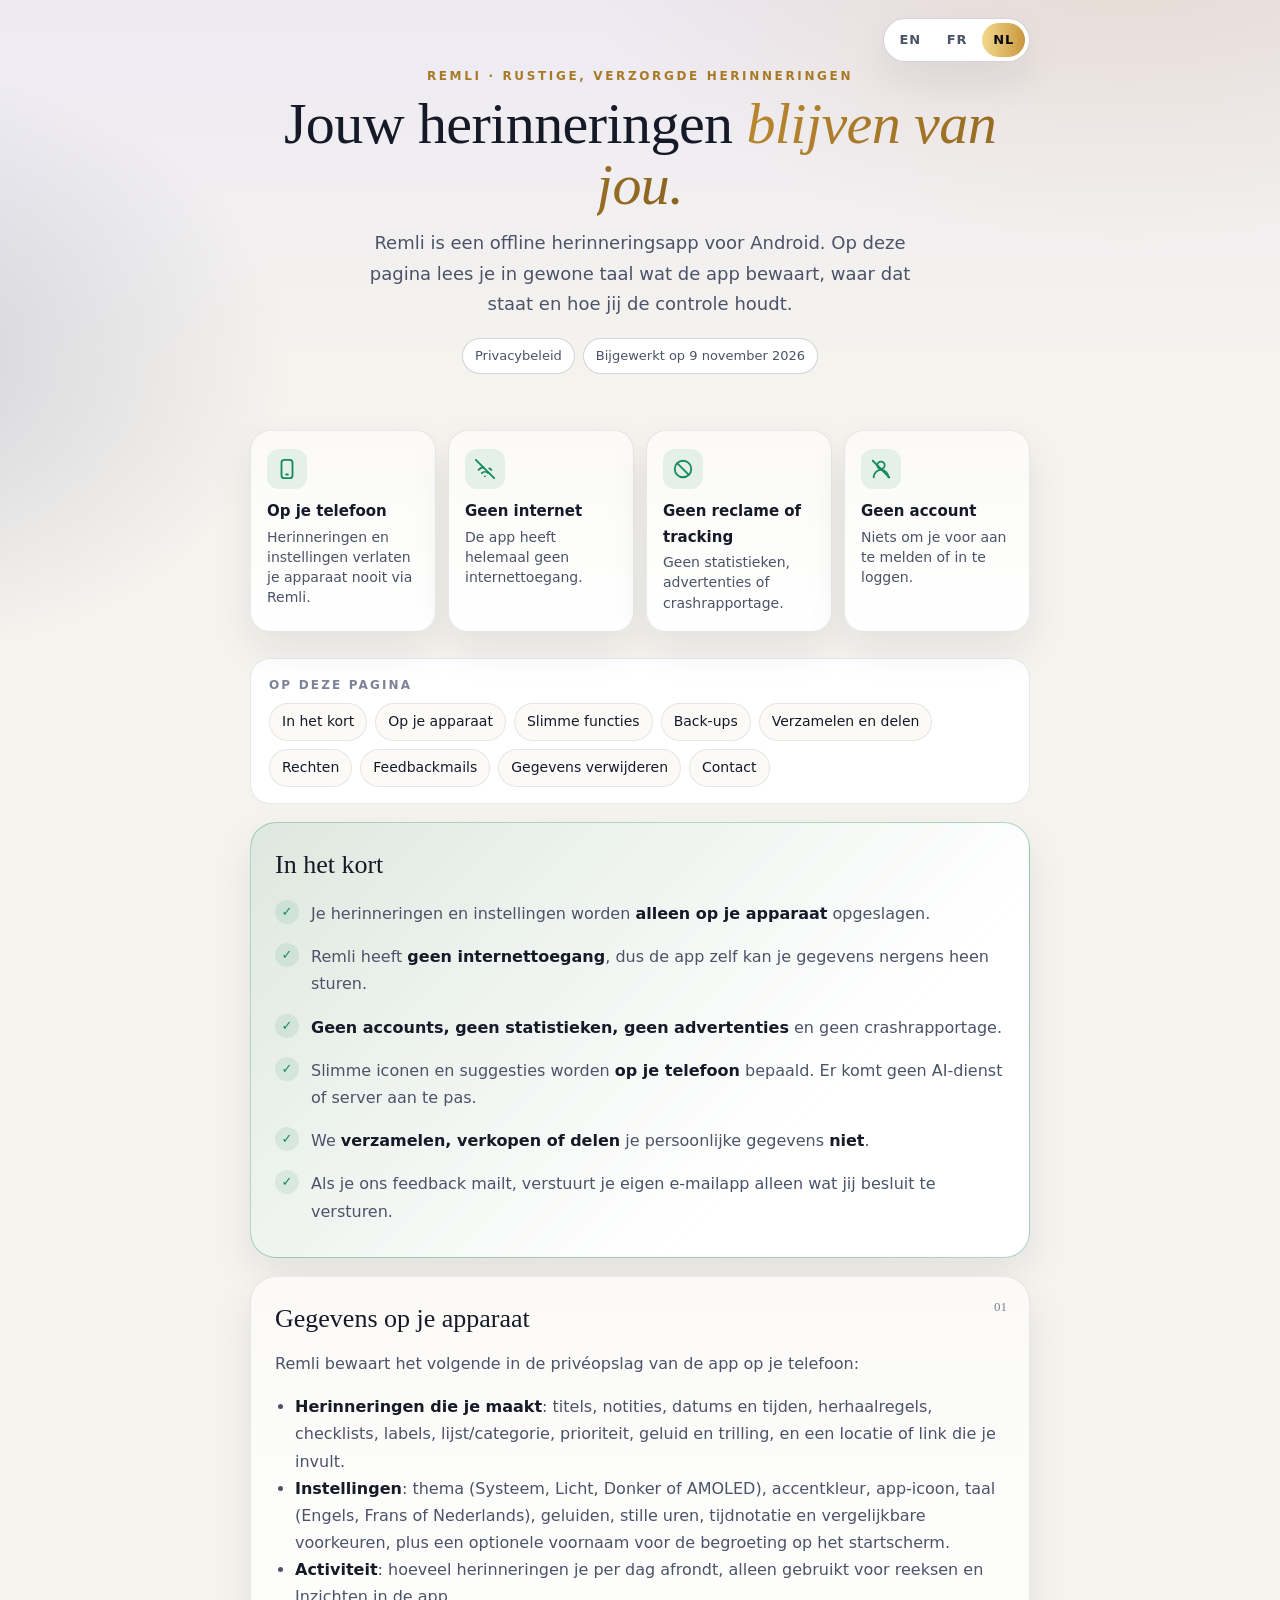
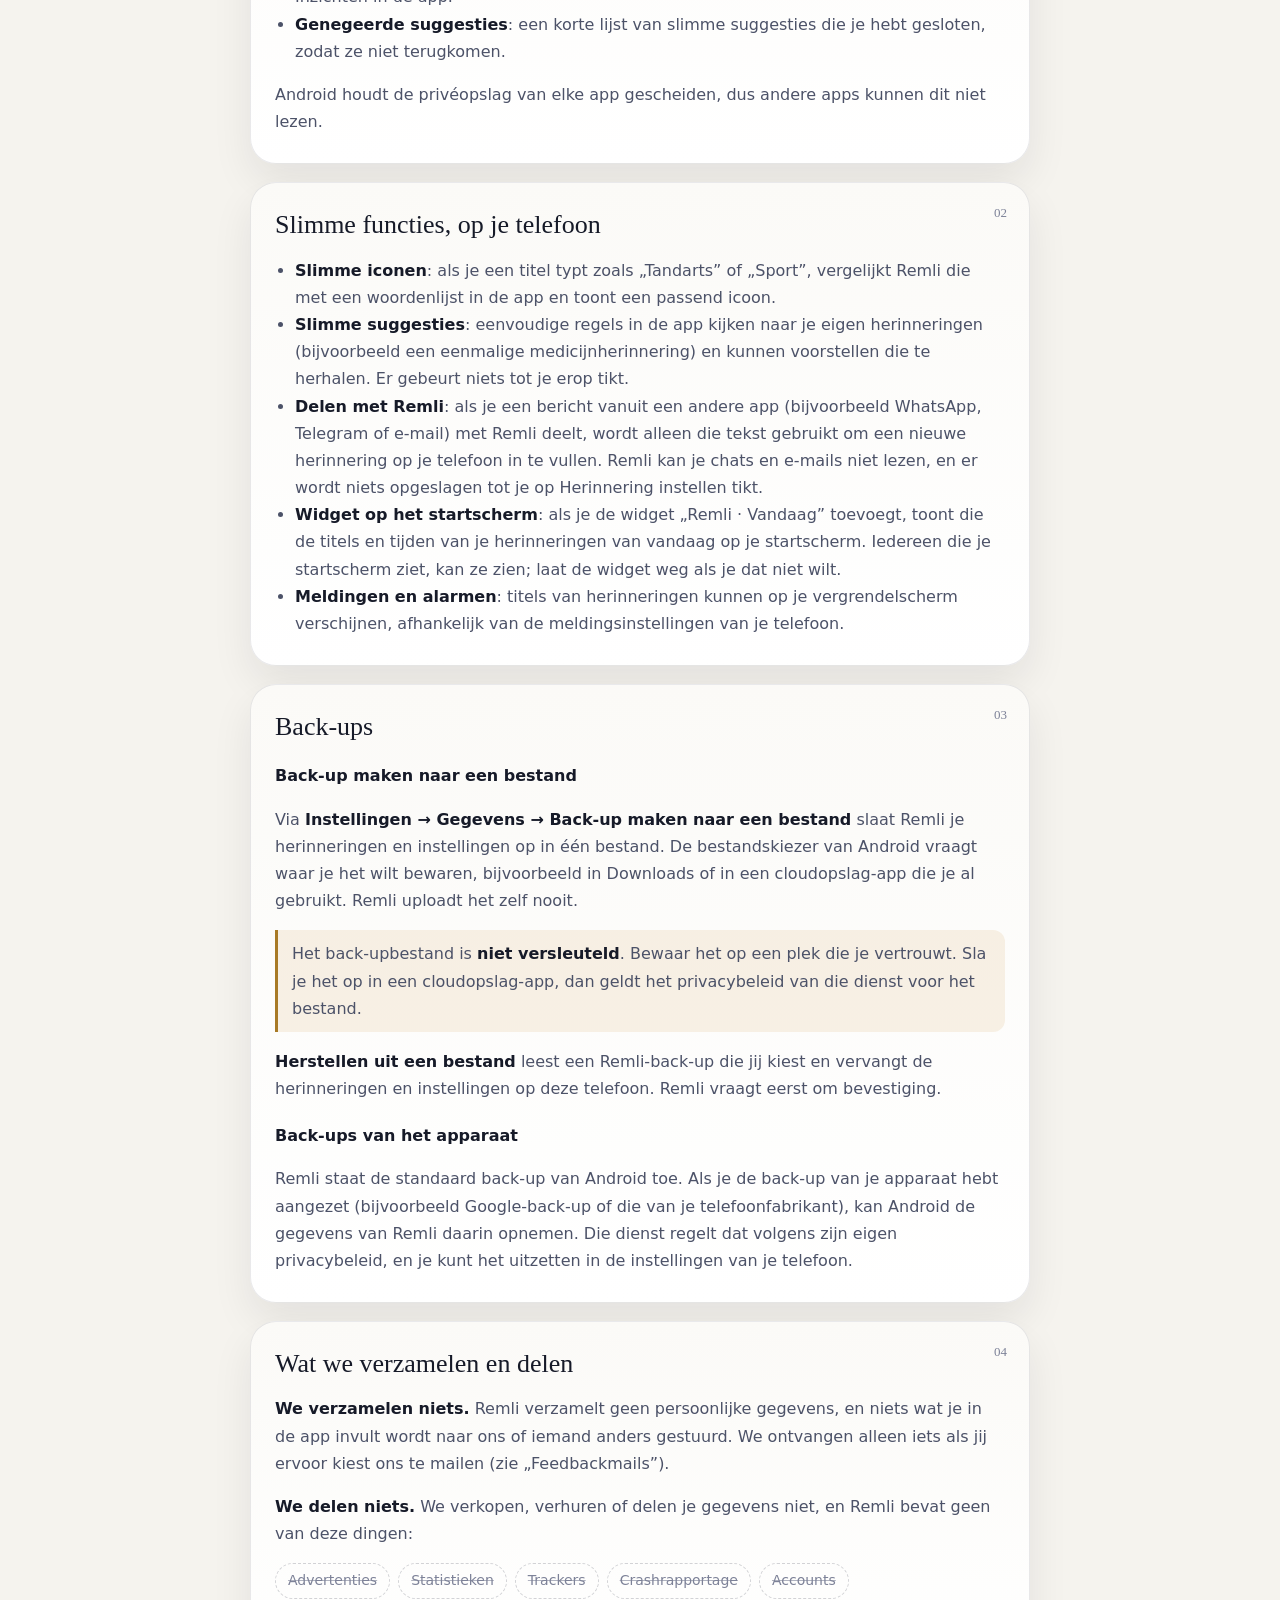
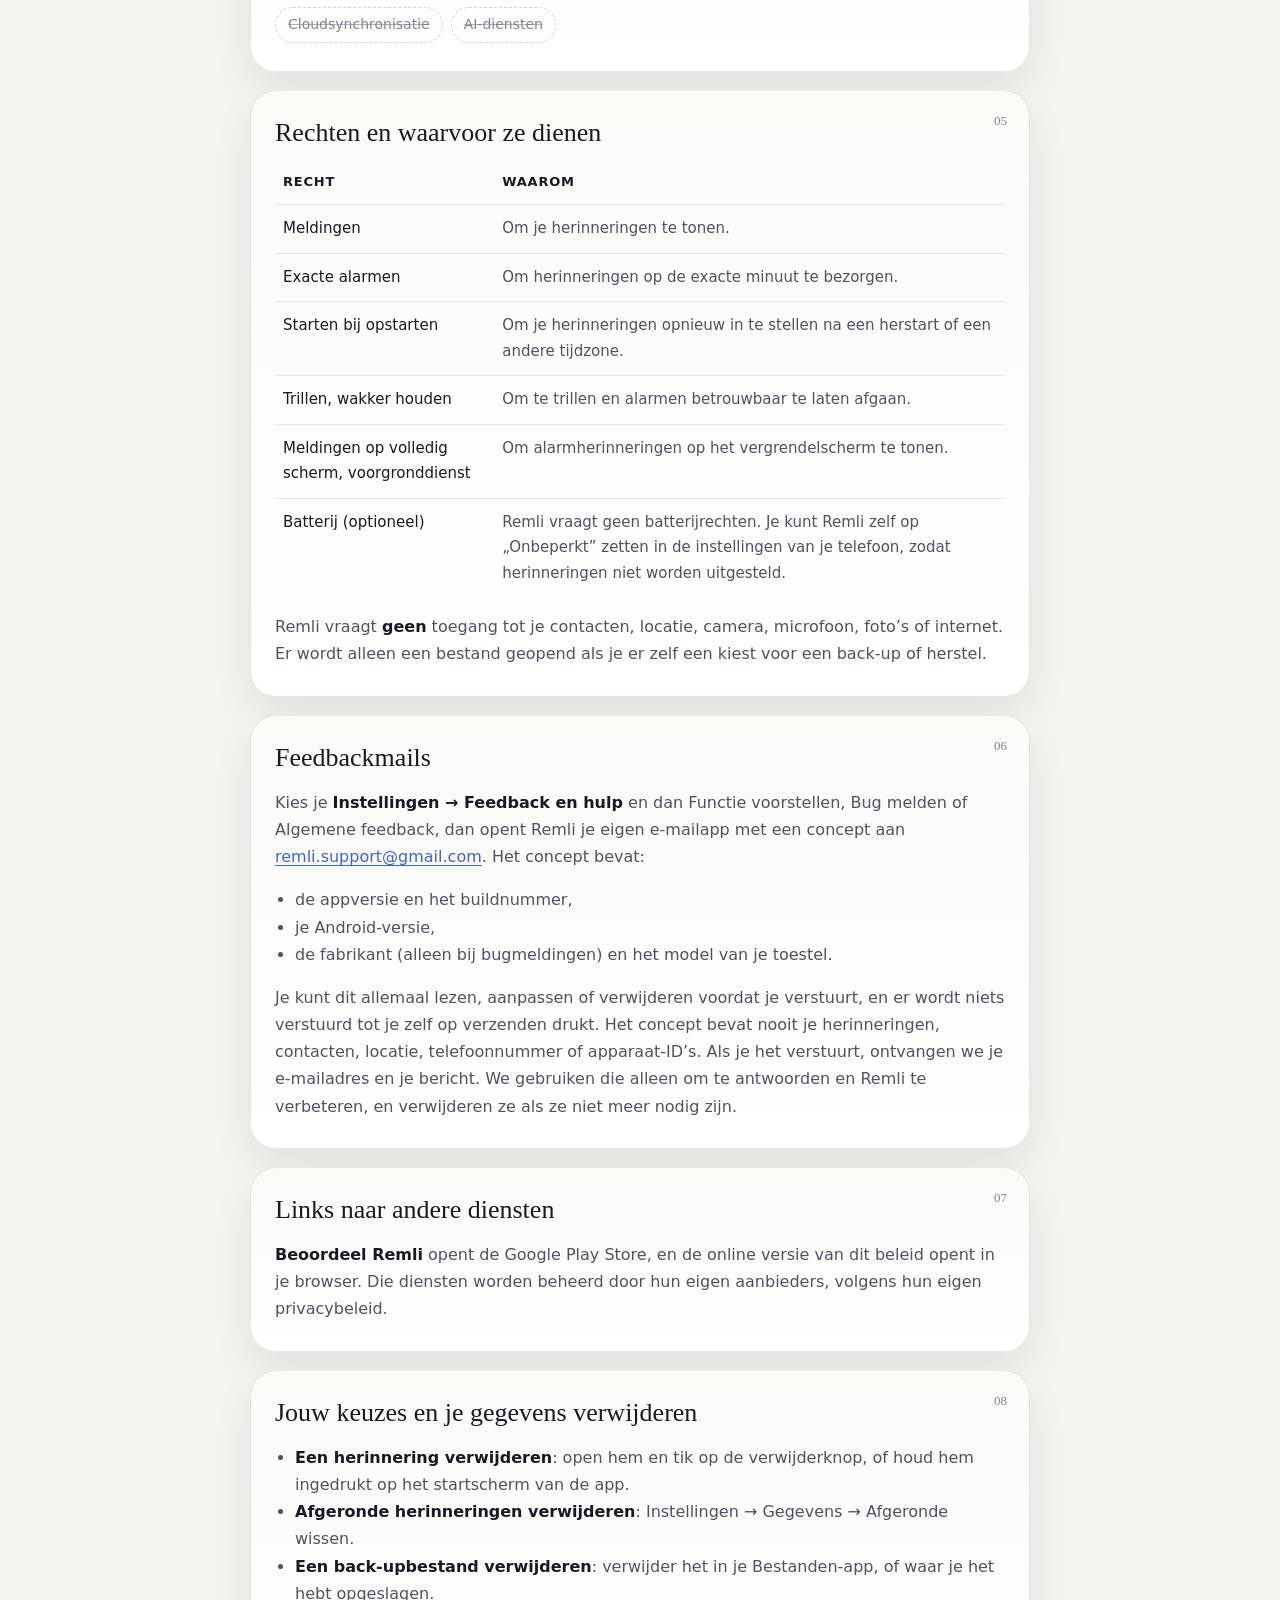
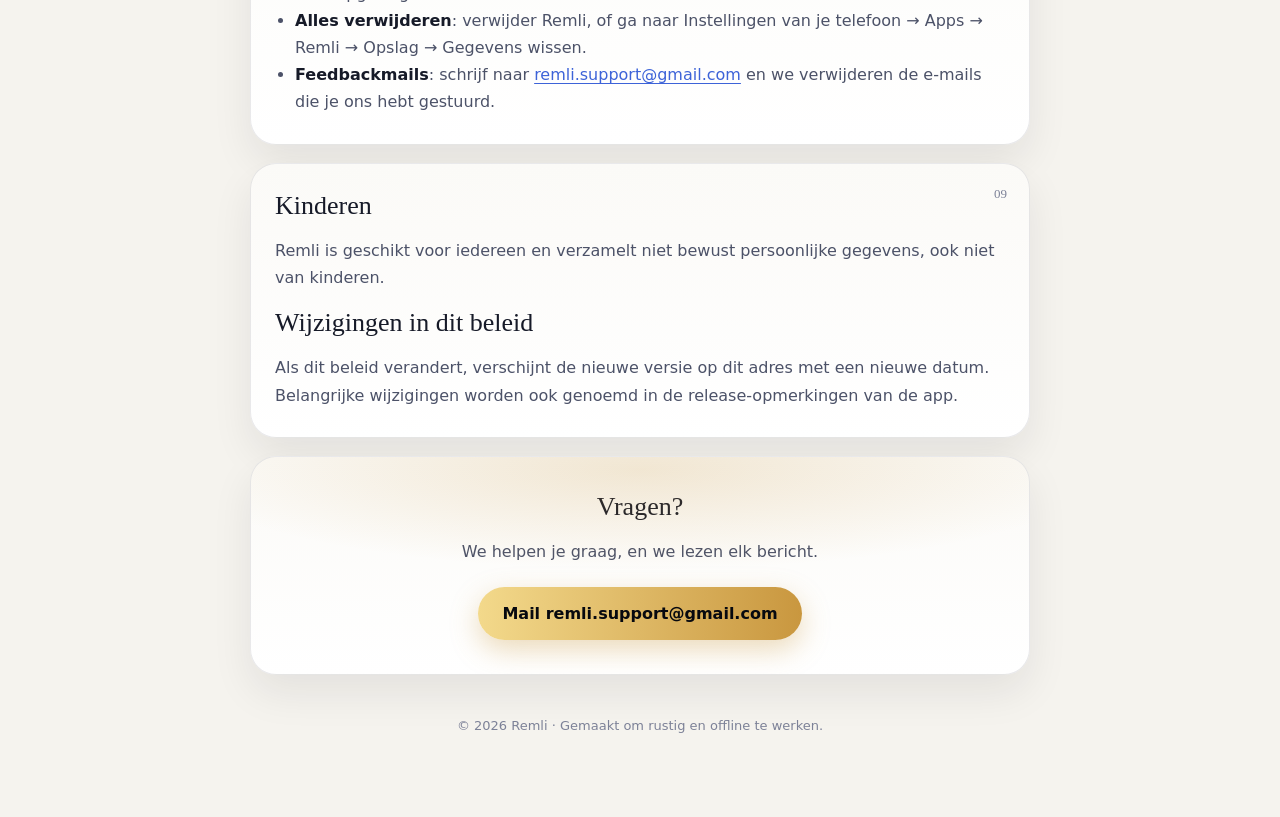
<file: nl/index.html>
<!doctype html>
<html lang="nl">
<head>
<meta charset="utf-8">
<meta name="viewport" content="width=device-width, initial-scale=1">
<title>Remli – Privacybeleid</title>
<meta name="description" content="Hoe Remli, de offline herinneringsapp voor Android, met je gegevens omgaat. Kort gezegd: alles blijft op je telefoon.">
<meta name="robots" content="index, follow">
<meta name="theme-color" content="#07090f" media="(prefers-color-scheme: dark)">
<meta name="theme-color" content="#f5f3ee" media="(prefers-color-scheme: light)">
<meta property="og:title" content="Remli – Privacybeleid">
<meta property="og:description" content="Je herinneringen blijven op je telefoon. Geen account, geen advertenties, geen tracking, geen internettoegang.">
<meta property="og:type" content="website">
<link rel="alternate" hreflang="en" href="https://remli-app.github.io/privacy/">
<link rel="alternate" hreflang="fr" href="https://remli-app.github.io/privacy/fr/">
<link rel="alternate" hreflang="nl" href="https://remli-app.github.io/privacy/nl/">
<link rel="alternate" hreflang="x-default" href="https://remli-app.github.io/privacy/">
<link rel="icon" type="image/png" href="../favicon.png">
<link rel="apple-touch-icon" href="../apple-touch-icon.png">
<link rel="stylesheet" href="../style.css">
</head>
<body>
<div class="sky" aria-hidden="true"></div>
<main>
  <nav class="langs" aria-label="Taal">
    <a href="../?lang=en" hreflang="en" lang="en">EN</a>
    <a href="../fr/" hreflang="fr" lang="fr">FR</a>
    <a href="./" hreflang="nl" lang="nl" aria-current="page">NL</a>
  </nav>
  <header class="hero">
    <p class="over">Remli · Rustige, verzorgde herinneringen</p>
    <h1>Jouw herinneringen <em>blijven van jou.</em></h1>
    <p class="lede">Remli is een offline herinneringsapp voor Android. Op deze pagina lees je in gewone taal wat de app bewaart, waar dat staat en hoe jij de controle houdt.</p>
    <div class="meta"><span class="pill">Privacybeleid</span><span class="pill">Bijgewerkt op 9 november 2026</span></div>
  </header>

  <div class="glance reveal" role="list">
    <div class="tile" role="listitem"><div class="ic"><svg viewBox="0 0 24 24" fill="none" stroke="currentColor" stroke-width="2" stroke-linecap="round" stroke-linejoin="round"><rect x="6" y="2" width="12" height="20" rx="3"/><path d="M11 18h2"/></svg></div><b>Op je telefoon</b><span>Herinneringen en instellingen verlaten je apparaat nooit via Remli.</span></div>
    <div class="tile" role="listitem"><div class="ic"><svg viewBox="0 0 24 24" fill="none" stroke="currentColor" stroke-width="2" stroke-linecap="round" stroke-linejoin="round"><path d="M2 2l20 20"/><path d="M8.5 16.5a5 5 0 0 1 7 0"/><path d="M5 12.9a10 10 0 0 1 5.2-2.8"/><path d="M19 12.9a10 10 0 0 0-2.3-1.6"/><path d="M12 20h.01"/></svg></div><b>Geen internet</b><span>De app heeft helemaal geen internettoegang.</span></div>
    <div class="tile" role="listitem"><div class="ic"><svg viewBox="0 0 24 24" fill="none" stroke="currentColor" stroke-width="2" stroke-linecap="round" stroke-linejoin="round"><circle cx="12" cy="12" r="9"/><path d="M5.6 5.6l12.8 12.8"/></svg></div><b>Geen reclame of tracking</b><span>Geen statistieken, advertenties of crashrapportage.</span></div>
    <div class="tile" role="listitem"><div class="ic"><svg viewBox="0 0 24 24" fill="none" stroke="currentColor" stroke-width="2" stroke-linecap="round" stroke-linejoin="round"><circle cx="12" cy="8" r="4"/><path d="M4 21a8 8 0 0 1 16 0"/><path d="M3 3l18 18"/></svg></div><b>Geen account</b><span>Niets om je voor aan te melden of in te loggen.</span></div>
  </div>

  <nav class="toc reveal" aria-label="Inhoud">
    <p>Op deze pagina</p>
    <ol>
      <li><a href="#summary">In het kort</a></li>
      <li><a href="#stored">Op je apparaat</a></li>
      <li><a href="#features">Slimme functies</a></li>
      <li><a href="#backups">Back-ups</a></li>
      <li><a href="#collect">Verzamelen en delen</a></li>
      <li><a href="#perms">Rechten</a></li>
      <li><a href="#feedback">Feedbackmails</a></li>
      <li><a href="#choices">Gegevens verwijderen</a></li>
      <li><a href="#contact">Contact</a></li>
    </ol>
  </nav>

  <section class="card summary reveal" aria-labelledby="summary">
    <h2 id="summary">In het kort</h2>
    <ul class="checks">
      <li>Je herinneringen en instellingen worden <strong>alleen op je apparaat</strong> opgeslagen.</li>
      <li>Remli heeft <strong>geen internettoegang</strong>, dus de app zelf kan je gegevens nergens heen sturen.</li>
      <li><strong>Geen accounts, geen statistieken, geen advertenties</strong> en geen crashrapportage.</li>
      <li>Slimme iconen en suggesties worden <strong>op je telefoon</strong> bepaald. Er komt geen AI-dienst of server aan te pas.</li>
      <li>We <strong>verzamelen, verkopen of delen</strong> je persoonlijke gegevens <strong>niet</strong>.</li>
      <li>Als je ons feedback mailt, verstuurt je eigen e-mailapp alleen wat jij besluit te versturen.</li>
    </ul>
  </section>

  <section class="card reveal" aria-labelledby="stored">
    <span class="num">01</span>
    <h2 id="stored">Gegevens op je apparaat</h2>
    <p>Remli bewaart het volgende in de privéopslag van de app op je telefoon:</p>
    <ul>
      <li><strong>Herinneringen die je maakt</strong>: titels, notities, datums en tijden, herhaalregels, checklists, labels, lijst/categorie, prioriteit, geluid en trilling, en een locatie of link die je invult.</li>
      <li><strong>Instellingen</strong>: thema (Systeem, Licht, Donker of AMOLED), accentkleur, app-icoon, taal (Engels, Frans of Nederlands), geluiden, stille uren, tijdnotatie en vergelijkbare voorkeuren, plus een optionele voornaam voor de begroeting op het startscherm.</li>
      <li><strong>Activiteit</strong>: hoeveel herinneringen je per dag afrondt, alleen gebruikt voor reeksen en Inzichten in de app.</li>
      <li><strong>Genegeerde suggesties</strong>: een korte lijst van slimme suggesties die je hebt gesloten, zodat ze niet terugkomen.</li>
    </ul>
    <p>Android houdt de privéopslag van elke app gescheiden, dus andere apps kunnen dit niet lezen.</p>
  </section>

  <section class="card reveal" aria-labelledby="features">
    <span class="num">02</span>
    <h2 id="features">Slimme functies, op je telefoon</h2>
    <ul>
      <li><strong>Slimme iconen</strong>: als je een titel typt zoals „Tandarts” of „Sport”, vergelijkt Remli die met een woordenlijst in de app en toont een passend icoon.</li>
      <li><strong>Slimme suggesties</strong>: eenvoudige regels in de app kijken naar je eigen herinneringen (bijvoorbeeld een eenmalige medicijnherinnering) en kunnen voorstellen die te herhalen. Er gebeurt niets tot je erop tikt.</li>
      <li><strong>Delen met Remli</strong>: als je een bericht vanuit een andere app (bijvoorbeeld WhatsApp, Telegram of e-mail) met Remli deelt, wordt alleen die tekst gebruikt om een nieuwe herinnering op je telefoon in te vullen. Remli kan je chats en e-mails niet lezen, en er wordt niets opgeslagen tot je op Herinnering instellen tikt.</li>
      <li><strong>Widget op het startscherm</strong>: als je de widget „Remli · Vandaag” toevoegt, toont die de titels en tijden van je herinneringen van vandaag op je startscherm. Iedereen die je startscherm ziet, kan ze zien; laat de widget weg als je dat niet wilt.</li>
      <li><strong>Meldingen en alarmen</strong>: titels van herinneringen kunnen op je vergrendelscherm verschijnen, afhankelijk van de meldingsinstellingen van je telefoon.</li>
    </ul>
  </section>

  <section class="card reveal" aria-labelledby="backups">
    <span class="num">03</span>
    <h2 id="backups">Back-ups</h2>
    <h3>Back-up maken naar een bestand</h3>
    <p>Via <strong>Instellingen → Gegevens → Back-up maken naar een bestand</strong> slaat Remli je herinneringen en instellingen op in één bestand. De bestandskiezer van Android vraagt waar je het wilt bewaren, bijvoorbeeld in Downloads of in een cloudopslag-app die je al gebruikt. Remli uploadt het zelf nooit.</p>
    <div class="note"><p>Het back-upbestand is <strong>niet versleuteld</strong>. Bewaar het op een plek die je vertrouwt. Sla je het op in een cloudopslag-app, dan geldt het privacybeleid van die dienst voor het bestand.</p></div>
    <p><strong>Herstellen uit een bestand</strong> leest een Remli-back-up die jij kiest en vervangt de herinneringen en instellingen op deze telefoon. Remli vraagt eerst om bevestiging.</p>
    <h3>Back-ups van het apparaat</h3>
    <p>Remli staat de standaard back-up van Android toe. Als je de back-up van je apparaat hebt aangezet (bijvoorbeeld Google-back-up of die van je telefoonfabrikant), kan Android de gegevens van Remli daarin opnemen. Die dienst regelt dat volgens zijn eigen privacybeleid, en je kunt het uitzetten in de instellingen van je telefoon.</p>
  </section>

  <section class="card reveal" aria-labelledby="collect">
    <span class="num">04</span>
    <h2 id="collect">Wat we verzamelen en delen</h2>
    <p><strong>We verzamelen niets.</strong> Remli verzamelt geen persoonlijke gegevens, en niets wat je in de app invult wordt naar ons of iemand anders gestuurd. We ontvangen alleen iets als jij ervoor kiest ons te mailen (zie „Feedbackmails”).</p>
    <p><strong>We delen niets.</strong> We verkopen, verhuren of delen je gegevens niet, en Remli bevat geen van deze dingen:</p>
    <ul class="no" aria-label="Zit niet in Remli">
      <li>Advertenties</li><li>Statistieken</li><li>Trackers</li><li>Crashrapportage</li><li>Accounts</li><li>Cloudsynchronisatie</li><li>AI-diensten</li>
    </ul>
  </section>

  <section class="card reveal" aria-labelledby="perms">
    <span class="num">05</span>
    <h2 id="perms">Rechten en waarvoor ze dienen</h2>
    <table>
      <thead><tr><th scope="col">Recht</th><th scope="col">Waarom</th></tr></thead>
      <tbody>
        <tr><td>Meldingen</td><td>Om je herinneringen te tonen.</td></tr>
        <tr><td>Exacte alarmen</td><td>Om herinneringen op de exacte minuut te bezorgen.</td></tr>
        <tr><td>Starten bij opstarten</td><td>Om je herinneringen opnieuw in te stellen na een herstart of een andere tijdzone.</td></tr>
        <tr><td>Trillen, wakker houden</td><td>Om te trillen en alarmen betrouwbaar te laten afgaan.</td></tr>
        <tr><td>Meldingen op volledig scherm, voorgronddienst</td><td>Om alarmherinneringen op het vergrendelscherm te tonen.</td></tr>
        <tr><td>Batterij (optioneel)</td><td>Remli vraagt geen batterijrechten. Je kunt Remli zelf op „Onbeperkt” zetten in de instellingen van je telefoon, zodat herinneringen niet worden uitgesteld.</td></tr>
      </tbody>
    </table>
    <p>Remli vraagt <strong>geen</strong> toegang tot je contacten, locatie, camera, microfoon, foto’s of internet. Er wordt alleen een bestand geopend als je er zelf een kiest voor een back-up of herstel.</p>
  </section>

  <section class="card reveal" aria-labelledby="feedback">
    <span class="num">06</span>
    <h2 id="feedback">Feedbackmails</h2>
    <p>Kies je <strong>Instellingen → Feedback en hulp</strong> en dan Functie voorstellen, Bug melden of Algemene feedback, dan opent Remli je eigen e-mailapp met een concept aan <a href="mailto:remli.support@gmail.com">remli.support@gmail.com</a>. Het concept bevat:</p>
    <ul>
      <li>de appversie en het buildnummer,</li>
      <li>je Android-versie,</li>
      <li>de fabrikant (alleen bij bugmeldingen) en het model van je toestel.</li>
    </ul>
    <p>Je kunt dit allemaal lezen, aanpassen of verwijderen voordat je verstuurt, en er wordt niets verstuurd tot je zelf op verzenden drukt. Het concept bevat nooit je herinneringen, contacten, locatie, telefoonnummer of apparaat-ID’s. Als je het verstuurt, ontvangen we je e-mailadres en je bericht. We gebruiken die alleen om te antwoorden en Remli te verbeteren, en verwijderen ze als ze niet meer nodig zijn.</p>
  </section>

  <section class="card reveal" aria-labelledby="links">
    <span class="num">07</span>
    <h2 id="links">Links naar andere diensten</h2>
    <p><strong>Beoordeel Remli</strong> opent de Google Play Store, en de online versie van dit beleid opent in je browser. Die diensten worden beheerd door hun eigen aanbieders, volgens hun eigen privacybeleid.</p>
  </section>

  <section class="card reveal" id="delete" aria-labelledby="choices">
    <span class="num">08</span>
    <h2 id="choices">Jouw keuzes en je gegevens verwijderen</h2>
    <ul>
      <li><strong>Een herinnering verwijderen</strong>: open hem en tik op de verwijderknop, of houd hem ingedrukt op het startscherm van de app.</li>
      <li><strong>Afgeronde herinneringen verwijderen</strong>: Instellingen → Gegevens → Afgeronde wissen.</li>
      <li><strong>Een back-upbestand verwijderen</strong>: verwijder het in je Bestanden-app, of waar je het hebt opgeslagen.</li>
      <li><strong>Alles verwijderen</strong>: verwijder Remli, of ga naar Instellingen van je telefoon → Apps → Remli → Opslag → Gegevens wissen.</li>
      <li><strong>Feedbackmails</strong>: schrijf naar <a href="mailto:remli.support@gmail.com">remli.support@gmail.com</a> en we verwijderen de e-mails die je ons hebt gestuurd.</li>
    </ul>
  </section>

  <section class="card reveal" aria-labelledby="children">
    <span class="num">09</span>
    <h2 id="children">Kinderen</h2>
    <p>Remli is geschikt voor iedereen en verzamelt niet bewust persoonlijke gegevens, ook niet van kinderen.</p>
    <h2 id="changes">Wijzigingen in dit beleid</h2>
    <p>Als dit beleid verandert, verschijnt de nieuwe versie op dit adres met een nieuwe datum. Belangrijke wijzigingen worden ook genoemd in de release-opmerkingen van de app.</p>
  </section>

  <section class="card contact reveal" aria-labelledby="contact">
    <h2 id="contact" style="margin-right:0">Vragen?</h2>
    <p>We helpen je graag, en we lezen elk bericht.</p>
    <a class="btn" href="mailto:remli.support@gmail.com?subject=Remli%20-%20Privacyvraag">Mail remli.support@gmail.com</a>
  </section>

  <footer>© 2026 Remli · Gemaakt om rustig en offline te werken.</footer>
</main>
<a class="top" href="#" aria-label="Terug naar boven">↑</a>
<script src="../site.js"></script>
</body>
</html>
</file>
<file: style.css>
:root {
  --bg: #07090f; --bg2: #0b0e18;
  --surface: #111522; --surface-hi: #181d2d;
  --line: rgba(255,255,255,.08); --line-hi: rgba(255,255,255,.16);
  --text: #f4f1ea; --dim: #a3a8ba; --faint: #6b7186;
  --gold: #e8c67a; --gold-deep: #c9973f; --gold-soft: rgba(232,198,122,.14);
  --blue: #8ab4ff; --ok: #6ee7b7; --ok-soft: rgba(110,231,183,.14);
  --glow: rgba(76,111,255,.22); --shadow: 0 20px 50px rgba(0,0,0,.35);
  --star: 1;
}
@media (prefers-color-scheme: light) {
  :root {
    --bg: #f5f3ee; --bg2: #edeaf4;
    --surface: #ffffff; --surface-hi: #fbfaf7;
    --line: rgba(16,21,40,.09); --line-hi: rgba(16,21,40,.18);
    --text: #161a28; --dim: #4c5268; --faint: #7d8298;
    --gold: #a87a26; --gold-deep: #c9973f; --gold-soft: rgba(201,151,63,.12);
    --blue: #3d63d8; --ok: #178a5e; --ok-soft: rgba(23,138,94,.10);
    --glow: rgba(201,151,63,.20); --shadow: 0 18px 40px rgba(22,26,40,.08);
    --star: 0;
  }
}
* { box-sizing: border-box; }
html { -webkit-text-size-adjust: 100%; scroll-behavior: smooth; scroll-padding-top: 20px; }
body {
  margin: 0; color: var(--text); background: var(--bg);
  font: 16px/1.7 system-ui, -apple-system, "Segoe UI", Roboto, "Helvetica Neue", Arial, sans-serif;
  overflow-x: hidden;
}
/* Night sky behind everything */
.sky { position: fixed; inset: 0; z-index: -1; pointer-events: none;
       background: radial-gradient(900px 520px at 88% -8%, var(--glow), transparent 62%),
                   radial-gradient(700px 500px at -10% 40%, rgba(44,58,120,.18), transparent 60%),
                   linear-gradient(180deg, var(--bg2), var(--bg) 40%); }
.sky i { position: absolute; width: 2px; height: 2px; border-radius: 50%; background: #fff;
         opacity: calc(var(--star) * .5); animation: twinkle 5s ease-in-out infinite; }
@keyframes twinkle { 50% { opacity: calc(var(--star) * .1); } }

main { max-width: 820px; margin: 0 auto; padding: 56px 20px 80px; }

/* Hero */
.hero { text-align: center; padding: 10px 0 26px; }
.over { color: var(--gold); letter-spacing: .22em; font-size: 12px; font-weight: 700; text-transform: uppercase; margin: 0; }
h1 { font-family: Georgia, "Times New Roman", serif; font-weight: 400; font-size: clamp(38px, 8vw, 58px);
     line-height: 1.05; margin: 8px 0 12px; letter-spacing: -.01em; }
h1 em { font-style: italic; background: linear-gradient(90deg, #f3d98b, var(--gold-deep));
        -webkit-background-clip: text; background-clip: text; color: transparent; }
.lede { max-width: 560px; margin: 0 auto; color: var(--dim); font-size: 18px; }
.meta { display: inline-flex; gap: 8px; flex-wrap: wrap; justify-content: center; margin-top: 18px; }
.pill { font-size: 13px; color: var(--dim); padding: 6px 12px; border-radius: 999px; border: 1px solid var(--line-hi); background: var(--surface); }

/* At a glance */
.glance { display: grid; grid-template-columns: repeat(auto-fit, minmax(148px, 1fr)); gap: 12px; margin: 30px 0 10px; }
.tile { background: linear-gradient(180deg, var(--surface-hi), var(--surface)); border: 1px solid var(--line);
        border-radius: 20px; padding: 18px 16px; box-shadow: var(--shadow); transition: transform .25s ease, border-color .25s ease; }
.tile:hover { transform: translateY(-3px); border-color: var(--line-hi); }
.tile .ic { width: 40px; height: 40px; border-radius: 12px; display: grid; place-items: center; background: var(--ok-soft); color: var(--ok); margin-bottom: 10px; }
.tile .ic svg { width: 22px; height: 22px; }
.tile b { display: block; font-size: 15px; }
.tile span { display: block; color: var(--dim); font-size: 14px; line-height: 1.45; margin-top: 2px; }

/* Contents */
nav.toc { margin: 26px 0 8px; padding: 16px 18px; border-radius: 20px; border: 1px solid var(--line); background: var(--surface); }
nav.toc p { margin: 0 0 8px; font-size: 12px; letter-spacing: .18em; text-transform: uppercase; color: var(--faint); font-weight: 700; }
nav.toc ol { margin: 0; padding: 0; list-style: none; display: flex; flex-wrap: wrap; gap: 8px; counter-reset: c; }
nav.toc a { display: inline-block; text-decoration: none; color: var(--text); font-size: 14px; padding: 6px 12px;
            border-radius: 999px; border: 1px solid var(--line); background: var(--surface-hi); transition: border-color .2s, color .2s; }
nav.toc a:hover { border-color: var(--gold); color: var(--gold); }

/* Sections */
.card { position: relative; background: linear-gradient(180deg, var(--surface-hi), var(--surface)); border: 1px solid var(--line);
        border-radius: 26px; padding: 26px 24px 12px; margin: 18px 0; box-shadow: var(--shadow); }
.card .num { position: absolute; top: 22px; right: 22px; font: 400 13px Georgia, serif; color: var(--faint); }
.summary { border-color: color-mix(in srgb, var(--ok) 35%, transparent);
           background: linear-gradient(135deg, var(--ok-soft), var(--surface) 70%); }
.checks { list-style: none; padding: 0; margin: 0 0 12px; }
.checks li { padding: 8px 0 8px 36px; position: relative; }
.checks li::before { content: "✓"; position: absolute; left: 0; top: 8px; width: 24px; height: 24px; border-radius: 50%;
                     background: var(--ok-soft); color: var(--ok); display: grid; place-items: center; font-size: 13px; font-weight: 700; }
h2 { font-family: Georgia, "Times New Roman", serif; font-weight: 400; font-size: 26px; line-height: 1.2; margin: 0 40px 12px 0; }
h3 { font-size: 16px; margin: 20px 0 6px; }
p, li { color: var(--dim); }
strong { color: var(--text); font-weight: 600; }
ul { padding-left: 20px; }
a { color: var(--blue); text-underline-offset: 3px; }
.note { border-left: 3px solid var(--gold); background: var(--gold-soft); padding: 10px 14px; border-radius: 0 12px 12px 0; margin: 14px 0; }
.note p { margin: 0; }

table { width: 100%; border-collapse: collapse; margin: 4px 0 14px; font-size: 15px; }
th, td { text-align: left; padding: 11px 8px; border-bottom: 1px solid var(--line); vertical-align: top; }
th { color: var(--text); font-weight: 600; font-size: 13px; letter-spacing: .06em; text-transform: uppercase; }
td { color: var(--dim); }
td:first-child { color: var(--text); }
tr:last-child td { border-bottom: 0; }
.no { display: flex; flex-wrap: wrap; gap: 8px; margin: 6px 0 16px; padding: 0; list-style: none; }
.no li { font-size: 14px; padding: 5px 12px; border-radius: 999px; border: 1px dashed var(--line-hi); color: var(--faint); text-decoration: line-through; text-decoration-color: color-mix(in srgb, var(--faint) 60%, transparent); }

.contact { text-align: center; padding: 34px 24px; overflow: hidden; }
.contact::before { content: ""; position: absolute; inset: -40% -10% auto; height: 200px;
                   background: radial-gradient(closest-side, var(--glow), transparent); pointer-events: none; }
.btn { position: relative; display: inline-block; margin-top: 6px; padding: 13px 24px; border-radius: 999px; text-decoration: none; font-weight: 700;
       color: #07090f; background: linear-gradient(90deg, #f3d98b, #c9973f); box-shadow: 0 10px 28px rgba(201,151,63,.35);
       transition: transform .2s ease, box-shadow .2s ease; }
.btn:hover { transform: translateY(-2px); box-shadow: 0 14px 34px rgba(201,151,63,.45); }
footer { text-align: center; color: var(--faint); font-size: 13px; margin-top: 40px; }

.top { position: fixed; right: 18px; bottom: 18px; width: 44px; height: 44px; border-radius: 50%; display: grid; place-items: center;
       background: var(--surface-hi); border: 1px solid var(--line-hi); color: var(--text); text-decoration: none; font-size: 18px;
       box-shadow: var(--shadow); opacity: 0; transform: translateY(10px); transition: opacity .3s, transform .3s; pointer-events: none; }
.top.show { opacity: 1; transform: none; pointer-events: auto; }

/* Gentle reveal on scroll (only when JS runs and motion is welcome) */
.js .reveal { opacity: 0; transform: translateY(16px); transition: opacity .6s ease, transform .6s ease; }
.js .reveal.in { opacity: 1; transform: none; }
@media (prefers-reduced-motion: reduce) {
  *, *::before { animation: none !important; transition: none !important; }
  .js .reveal { opacity: 1; transform: none; }
}
@media (max-width: 520px) {
  main { padding-top: 40px; }
  .card { padding: 22px 18px 8px; border-radius: 22px; }
  .card .num { display: none; } h2 { margin-right: 0; }
  .lede { font-size: 16px; }
}
@media print { .sky, .top, nav.toc { display: none; } .card { box-shadow: none; } }

/* Language switcher */
.langs { position: absolute; top: 18px; right: 20px; display: flex; gap: 4px; padding: 4px; border-radius: 999px;
         background: var(--surface); border: 1px solid var(--line-hi); box-shadow: var(--shadow); z-index: 2; }
.langs a { font-size: 13px; font-weight: 700; letter-spacing: .06em; text-decoration: none; color: var(--dim);
           padding: 6px 11px; border-radius: 999px; transition: background .2s, color .2s; }
.langs a:hover { color: var(--text); }
.langs a[aria-current="page"] { background: linear-gradient(90deg, #f3d98b, #c9973f); color: #07090f; }
main { position: relative; }
@media (max-width: 520px) { .langs { top: 12px; right: 12px; } .hero { padding-top: 34px; } }

/* Deeper gold on light backgrounds so the headline stays easy to read. */
@media (prefers-color-scheme: light) { h1 em { background: linear-gradient(90deg, #b8862e, #8a6420); -webkit-background-clip: text; background-clip: text; } }
</file>
